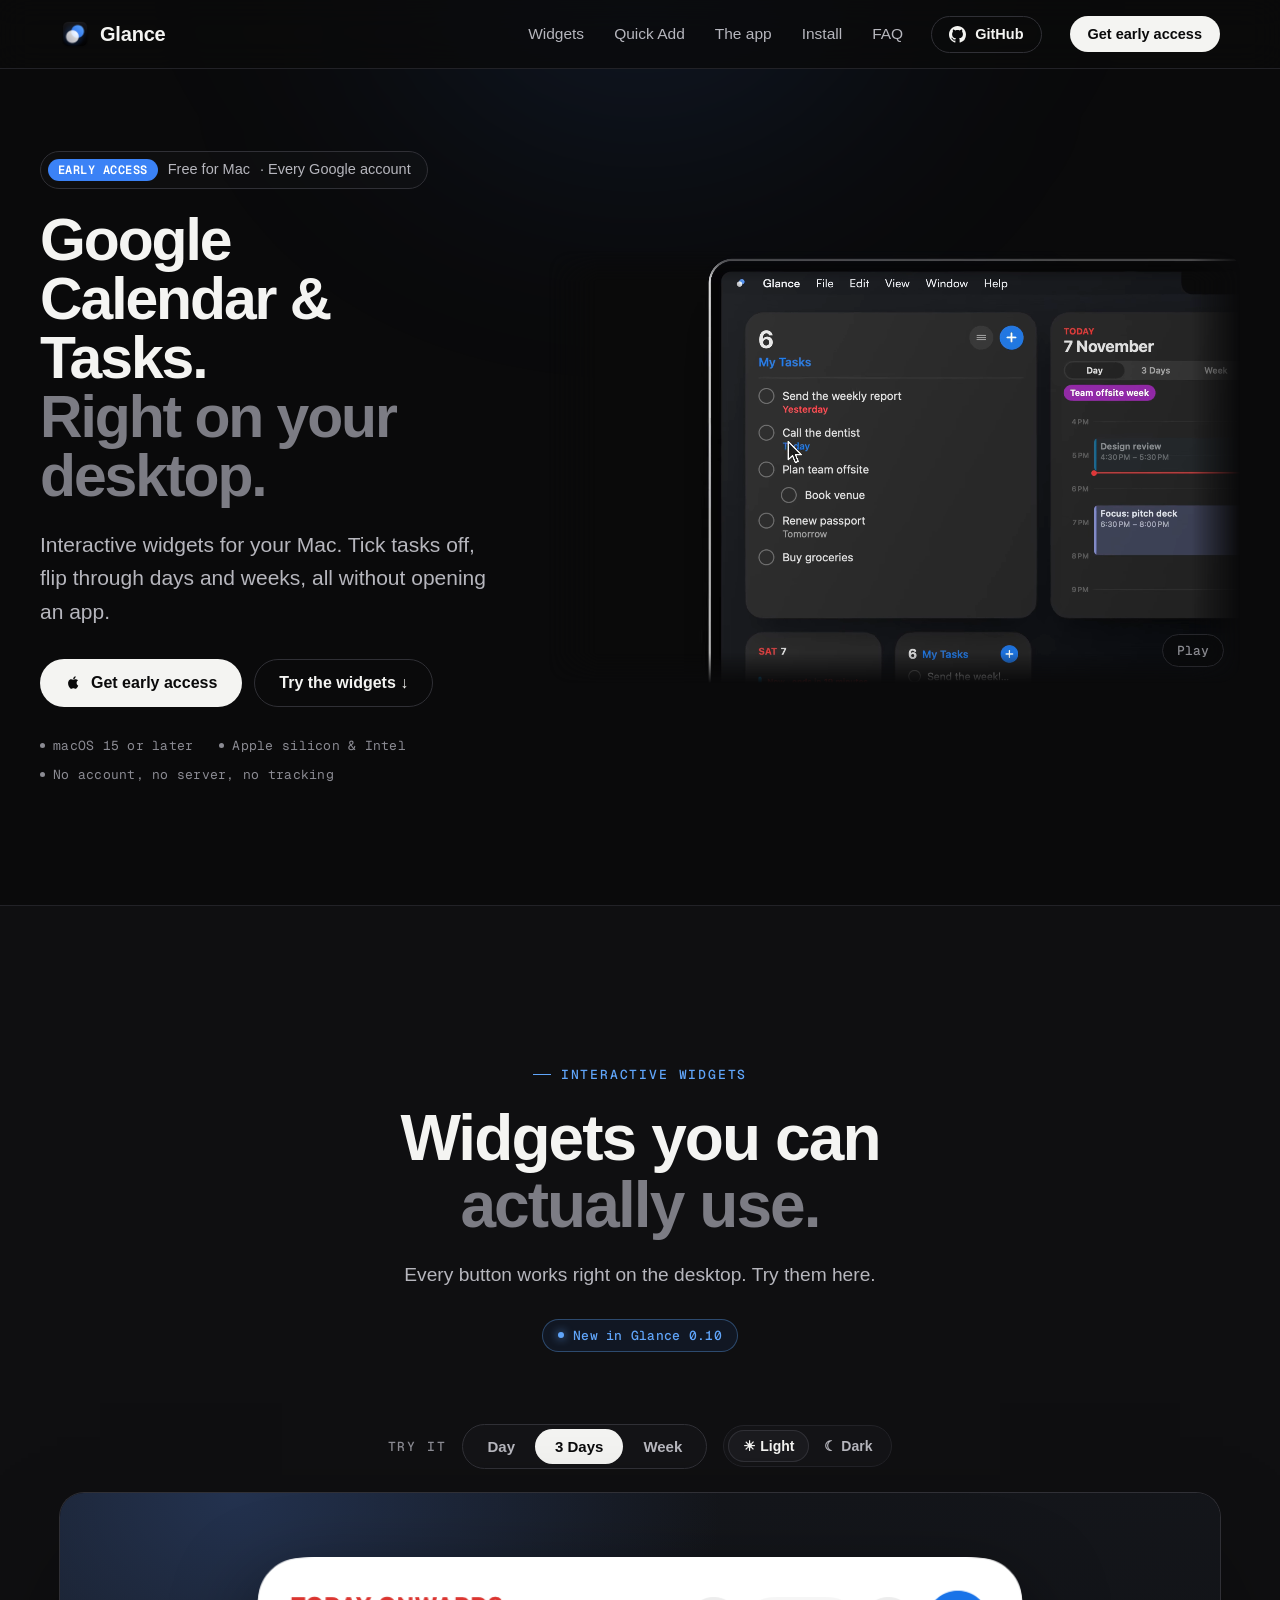
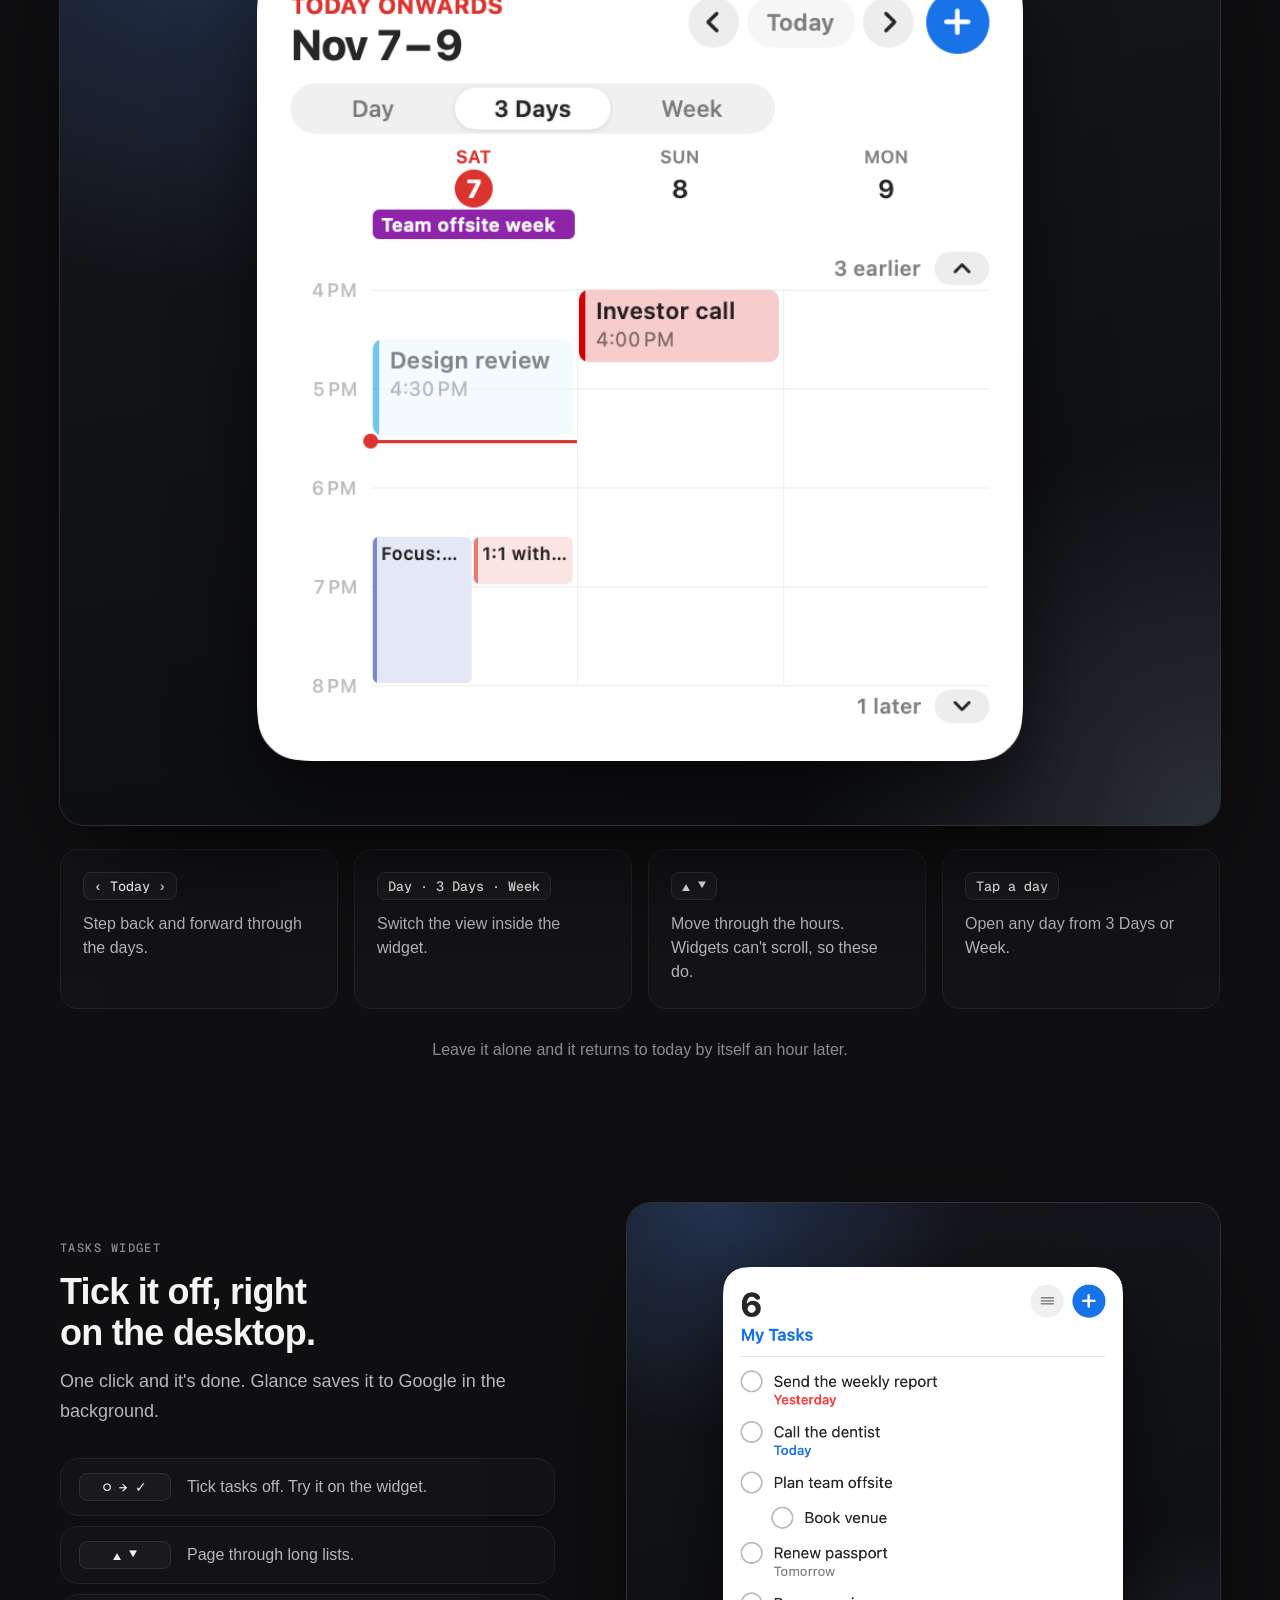
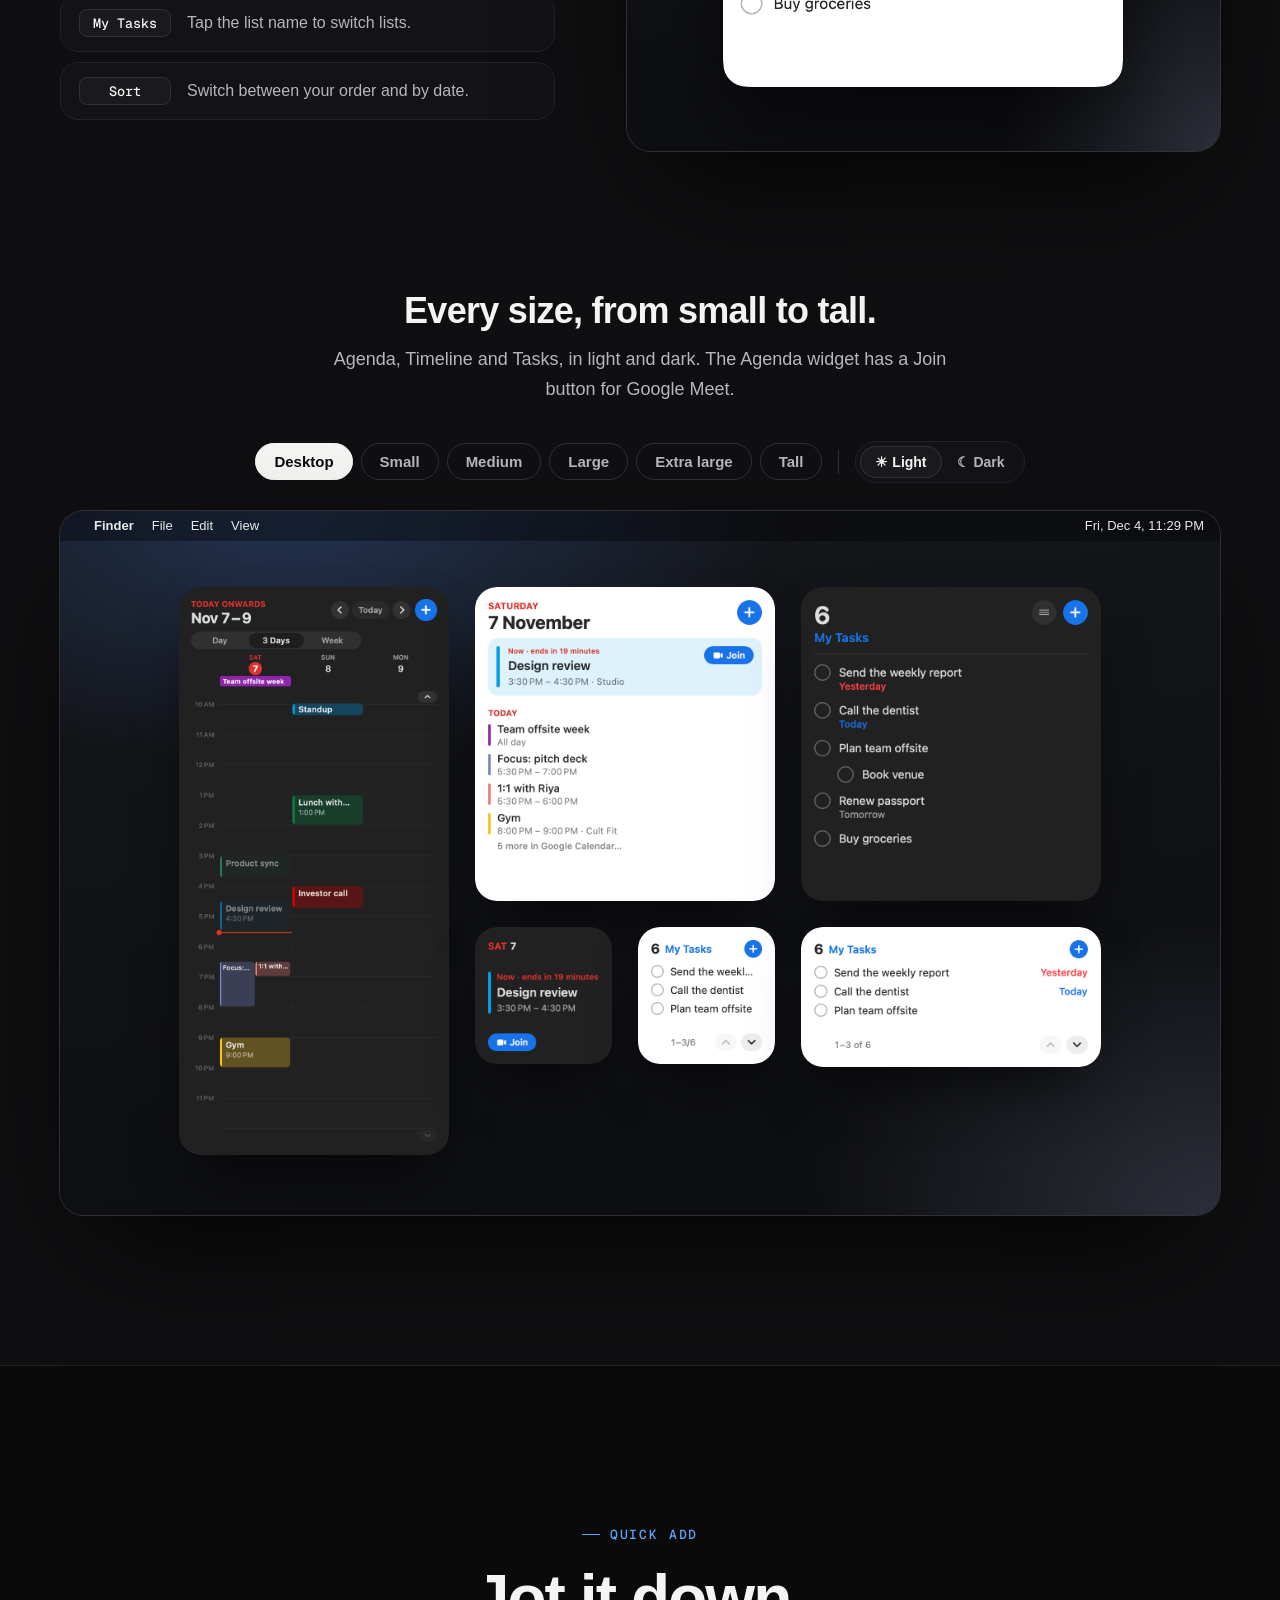
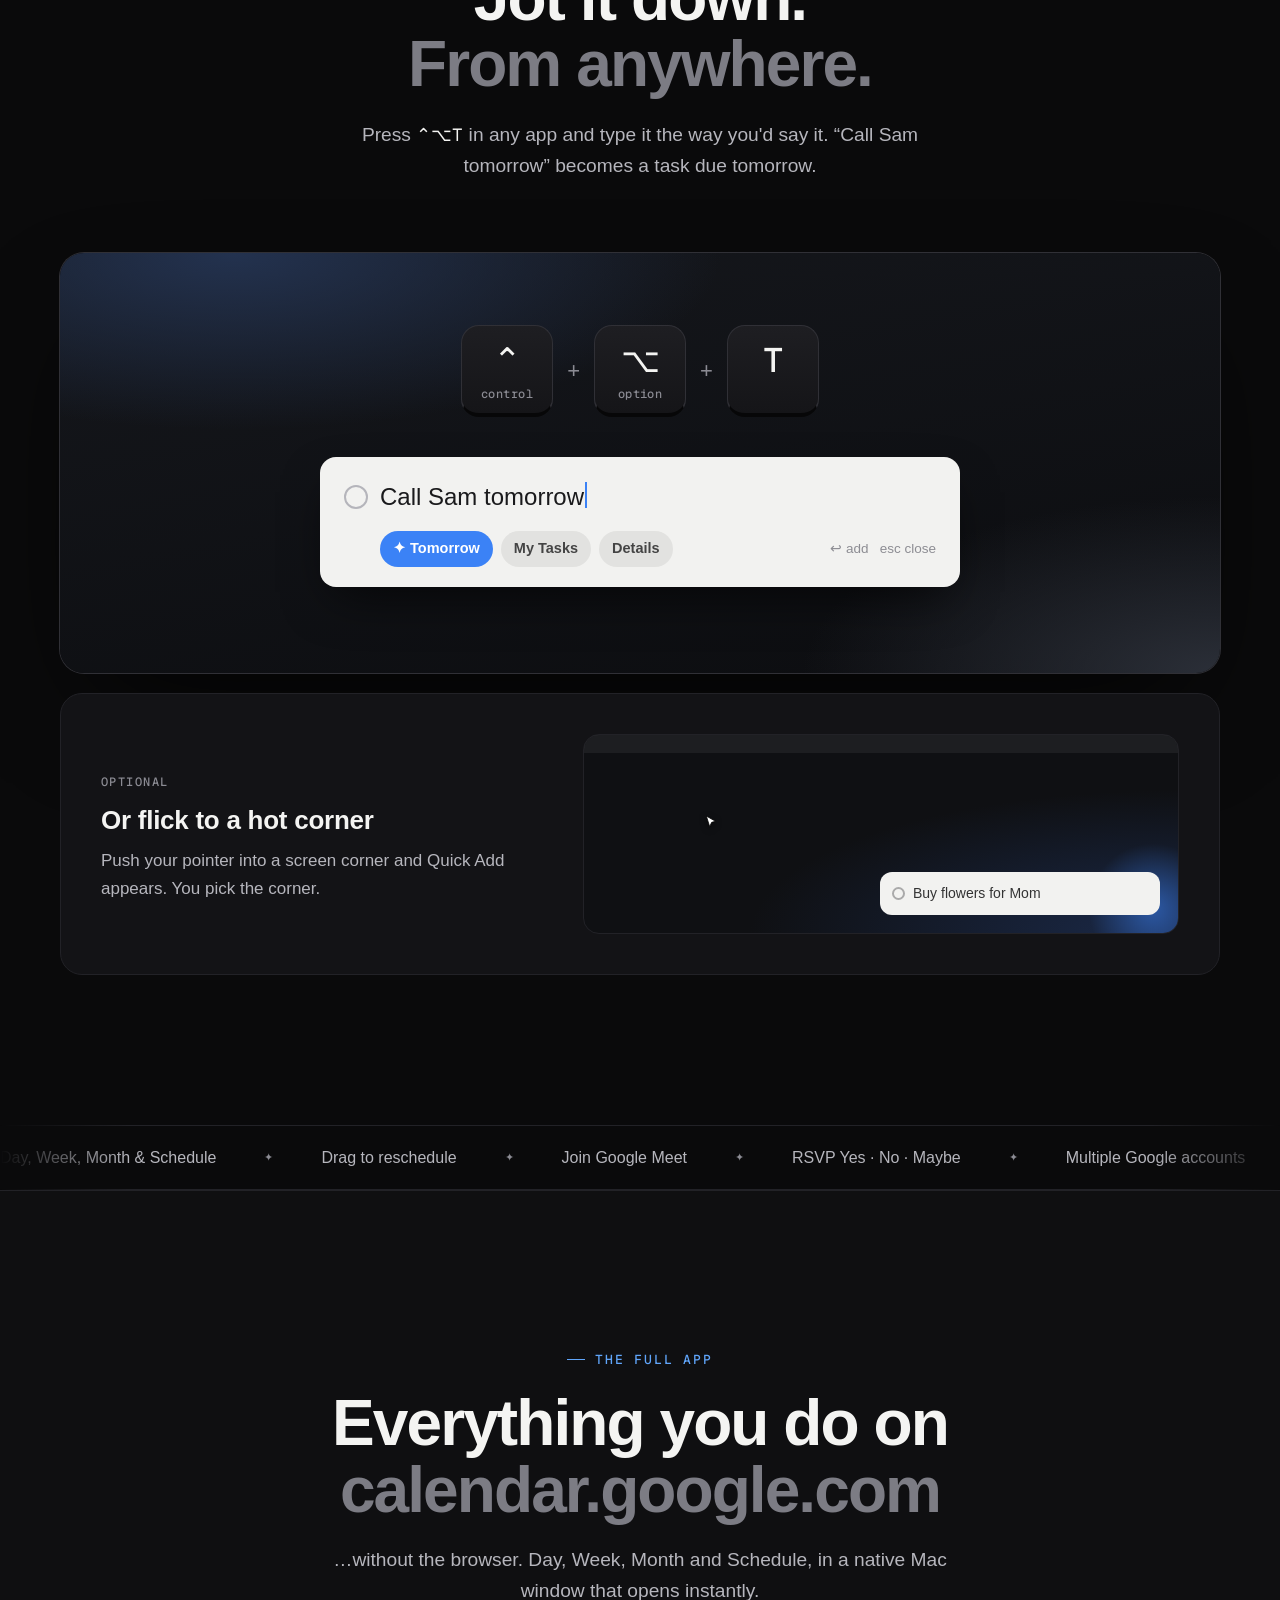
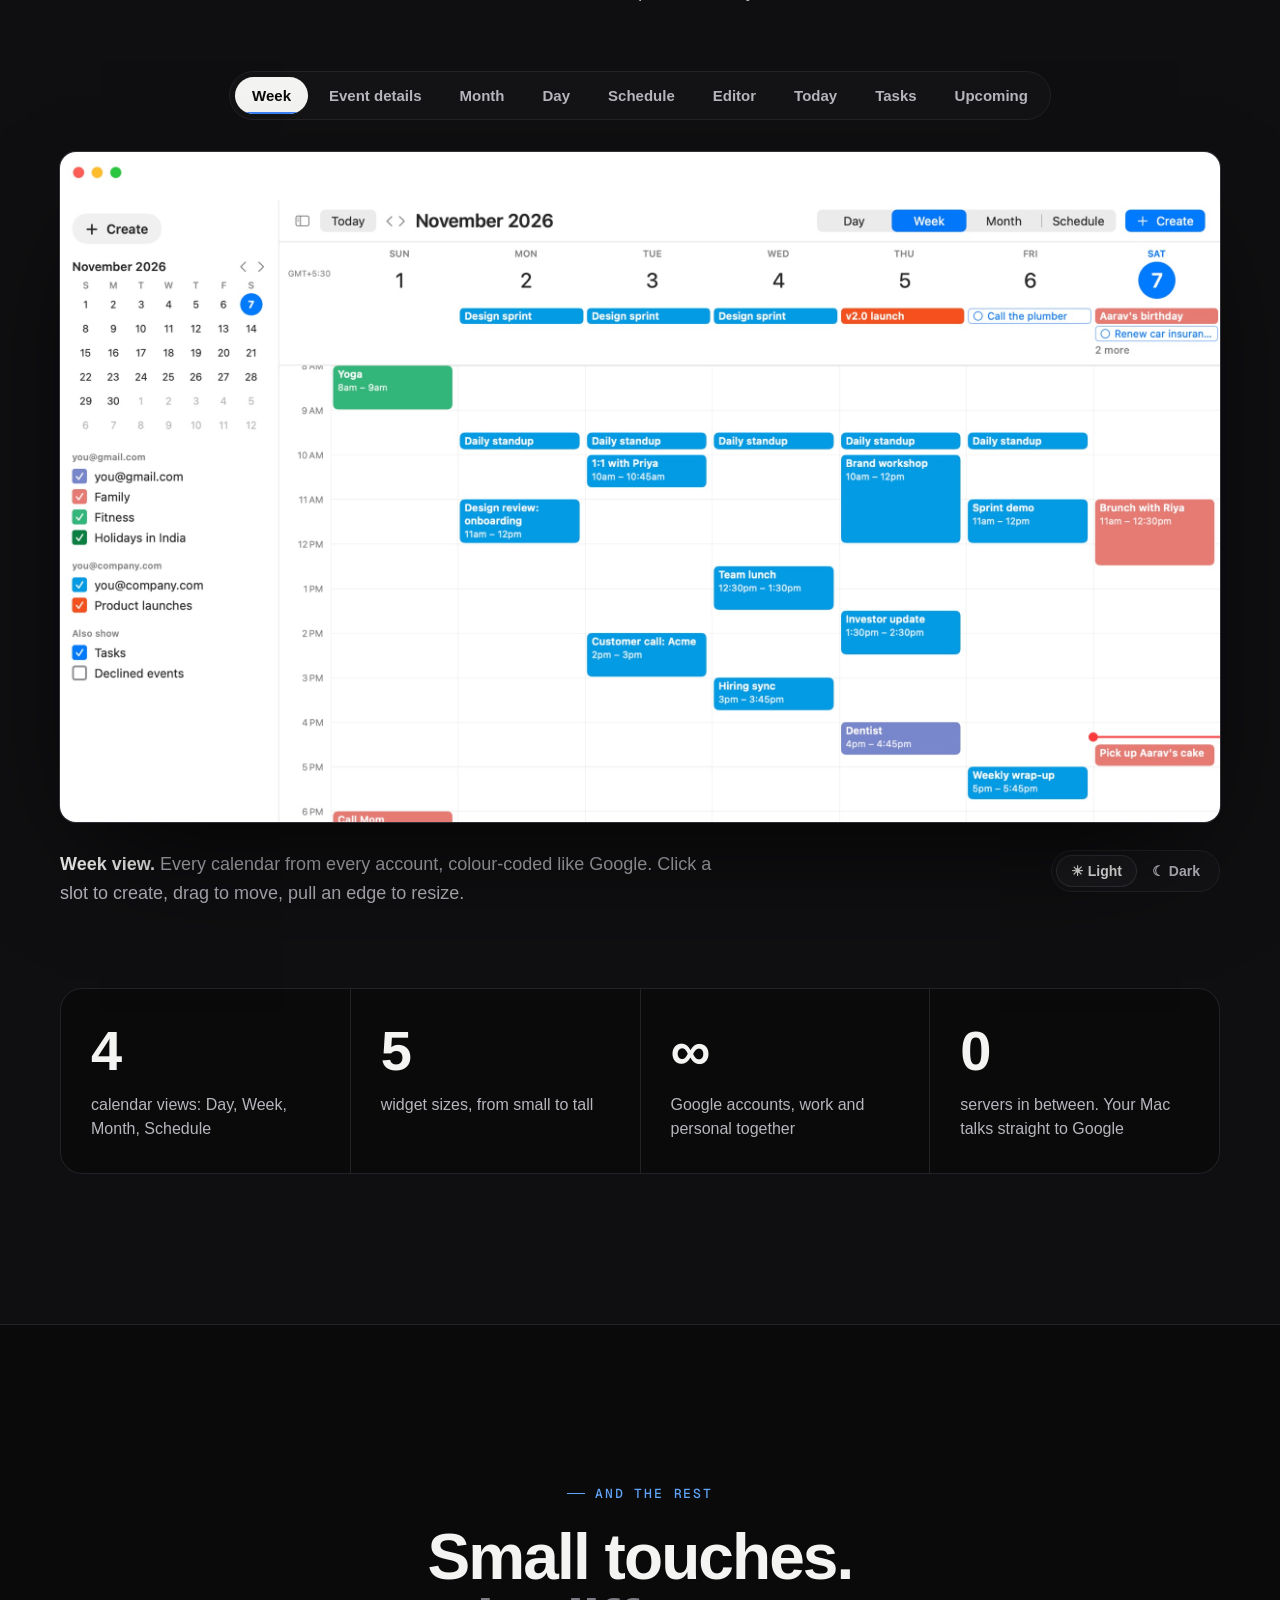
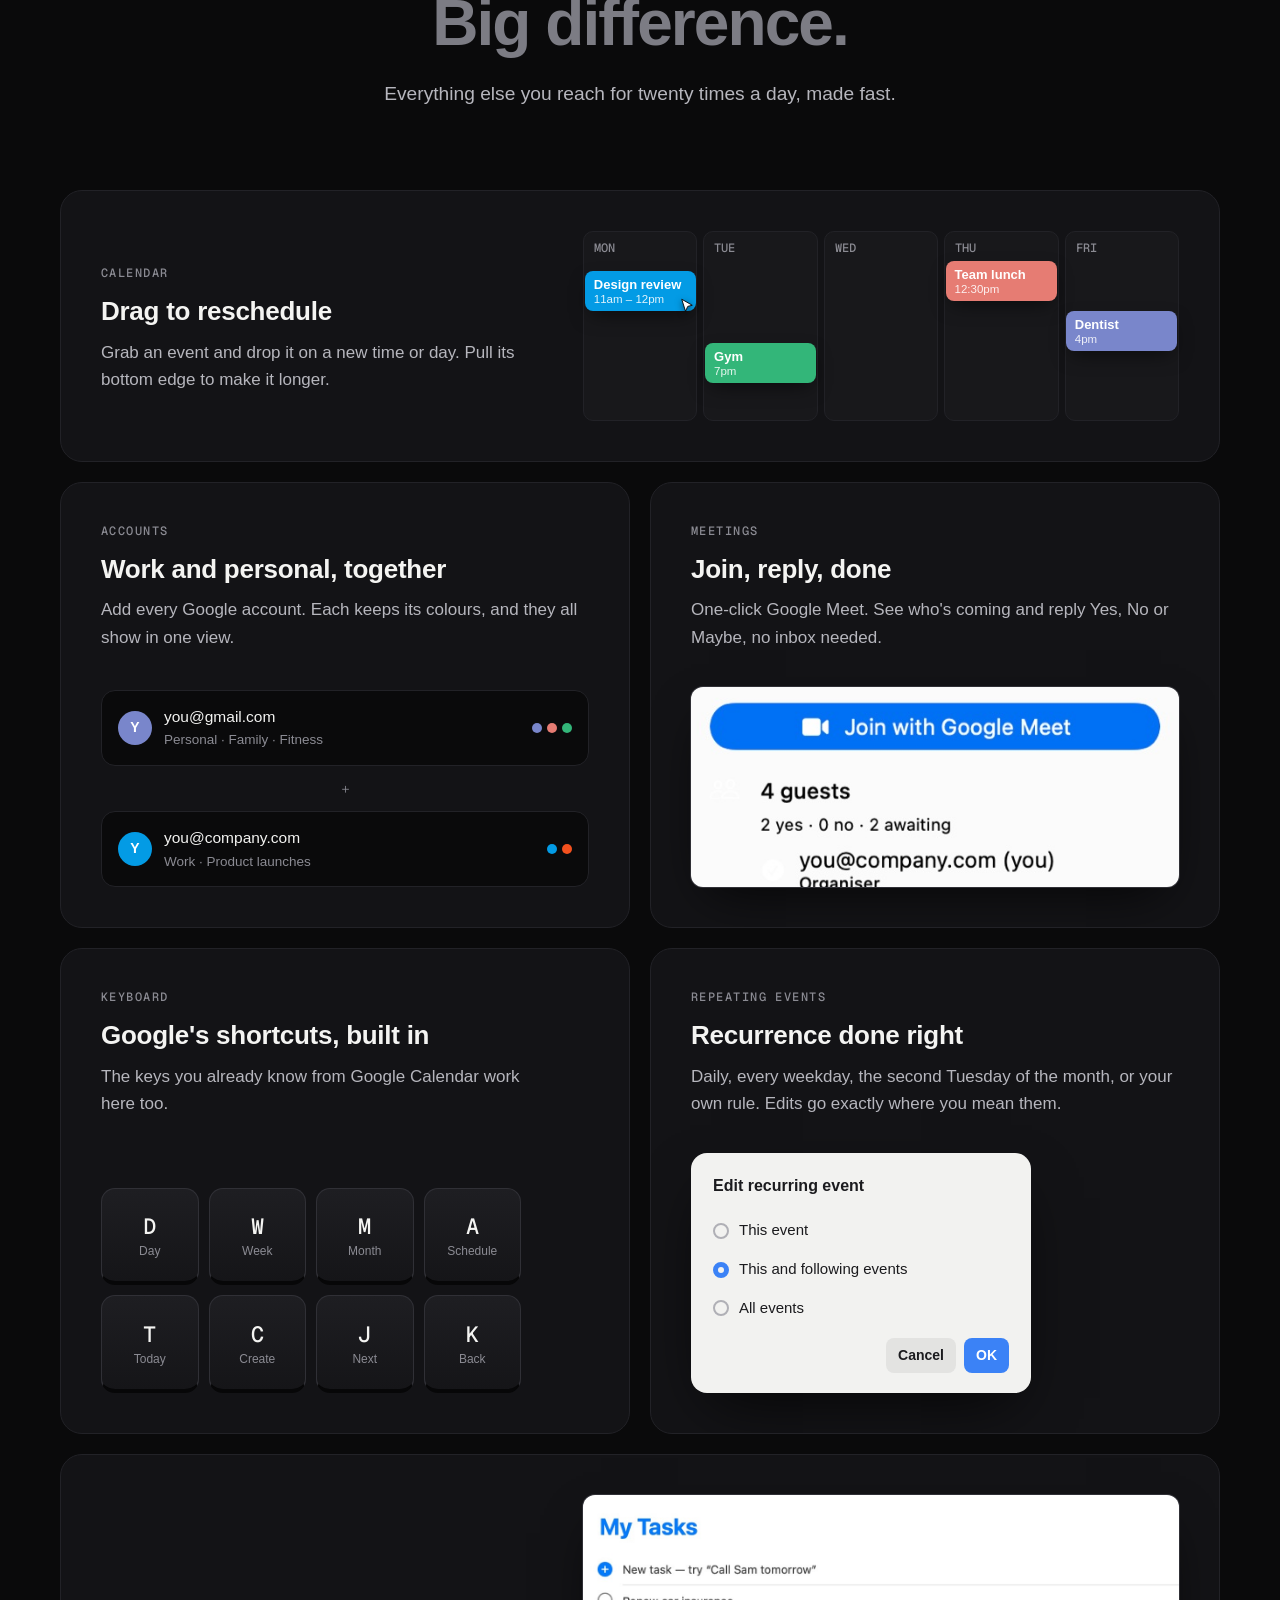
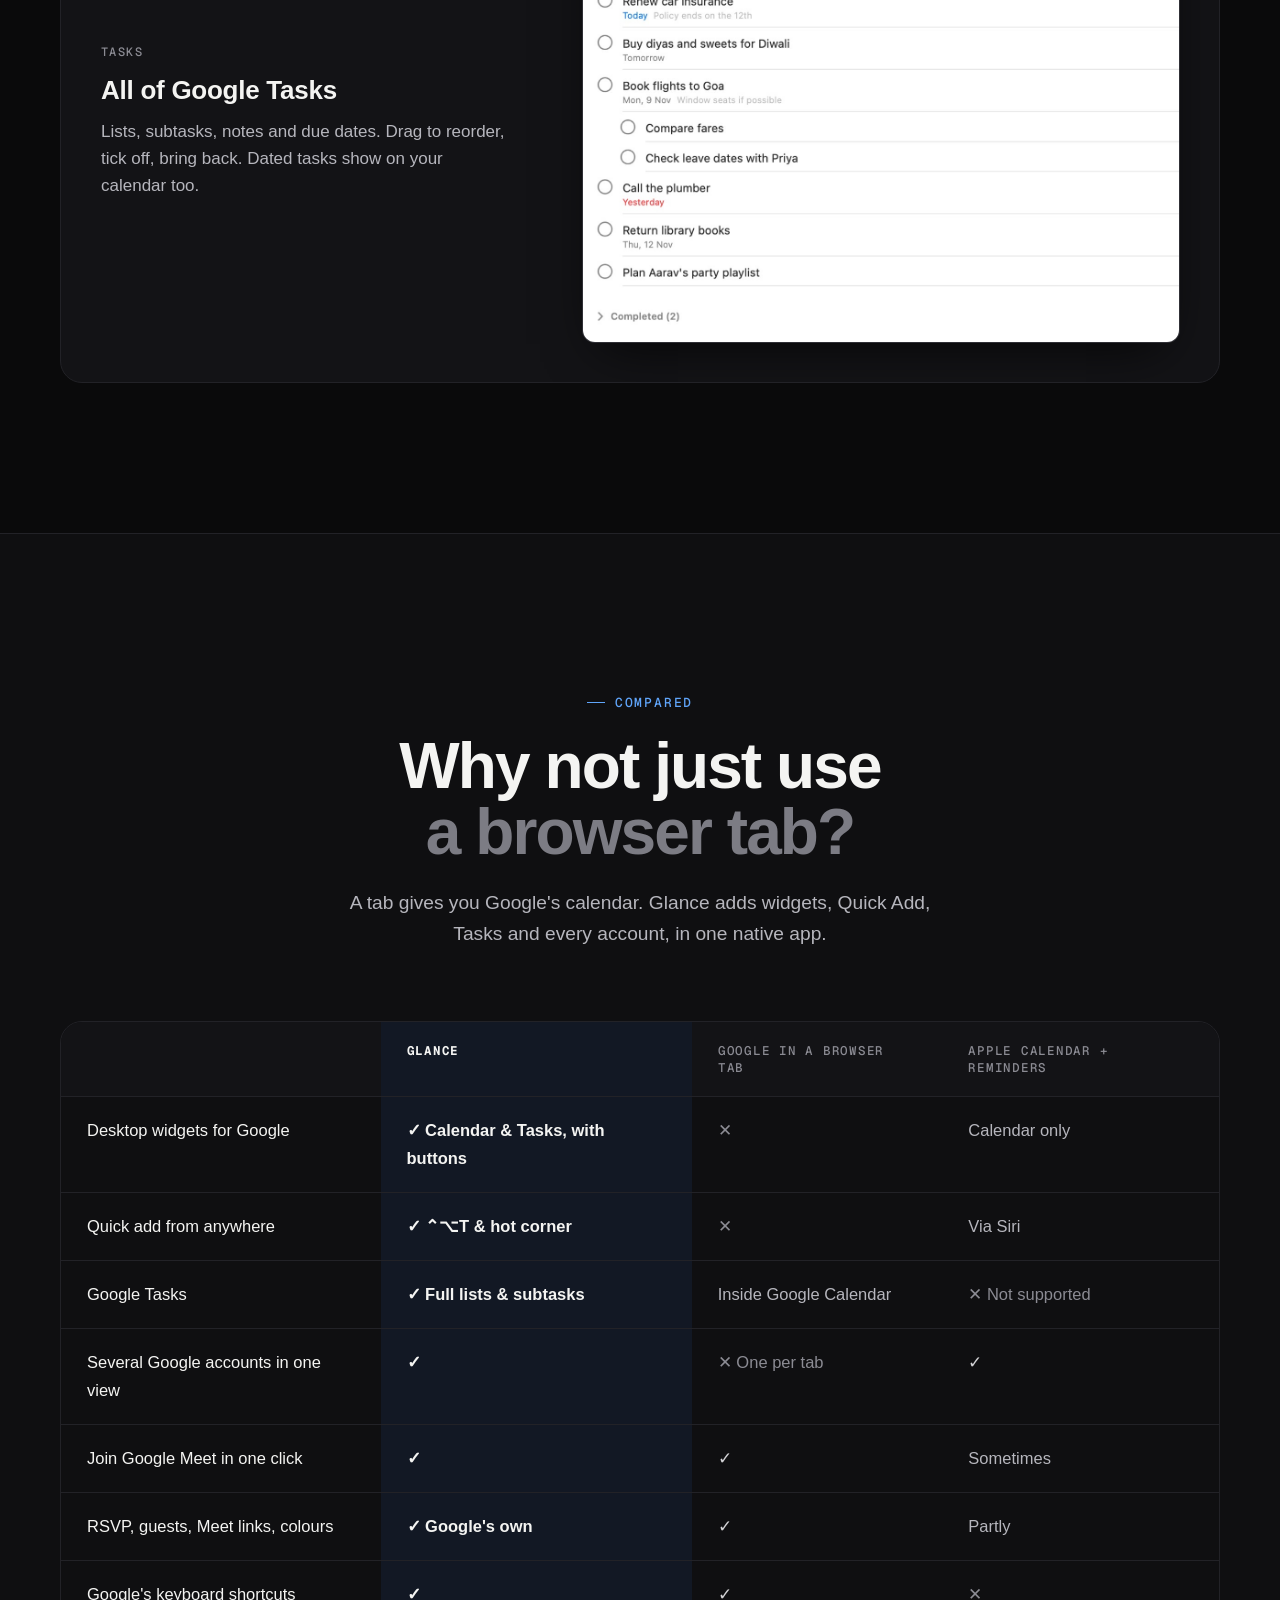
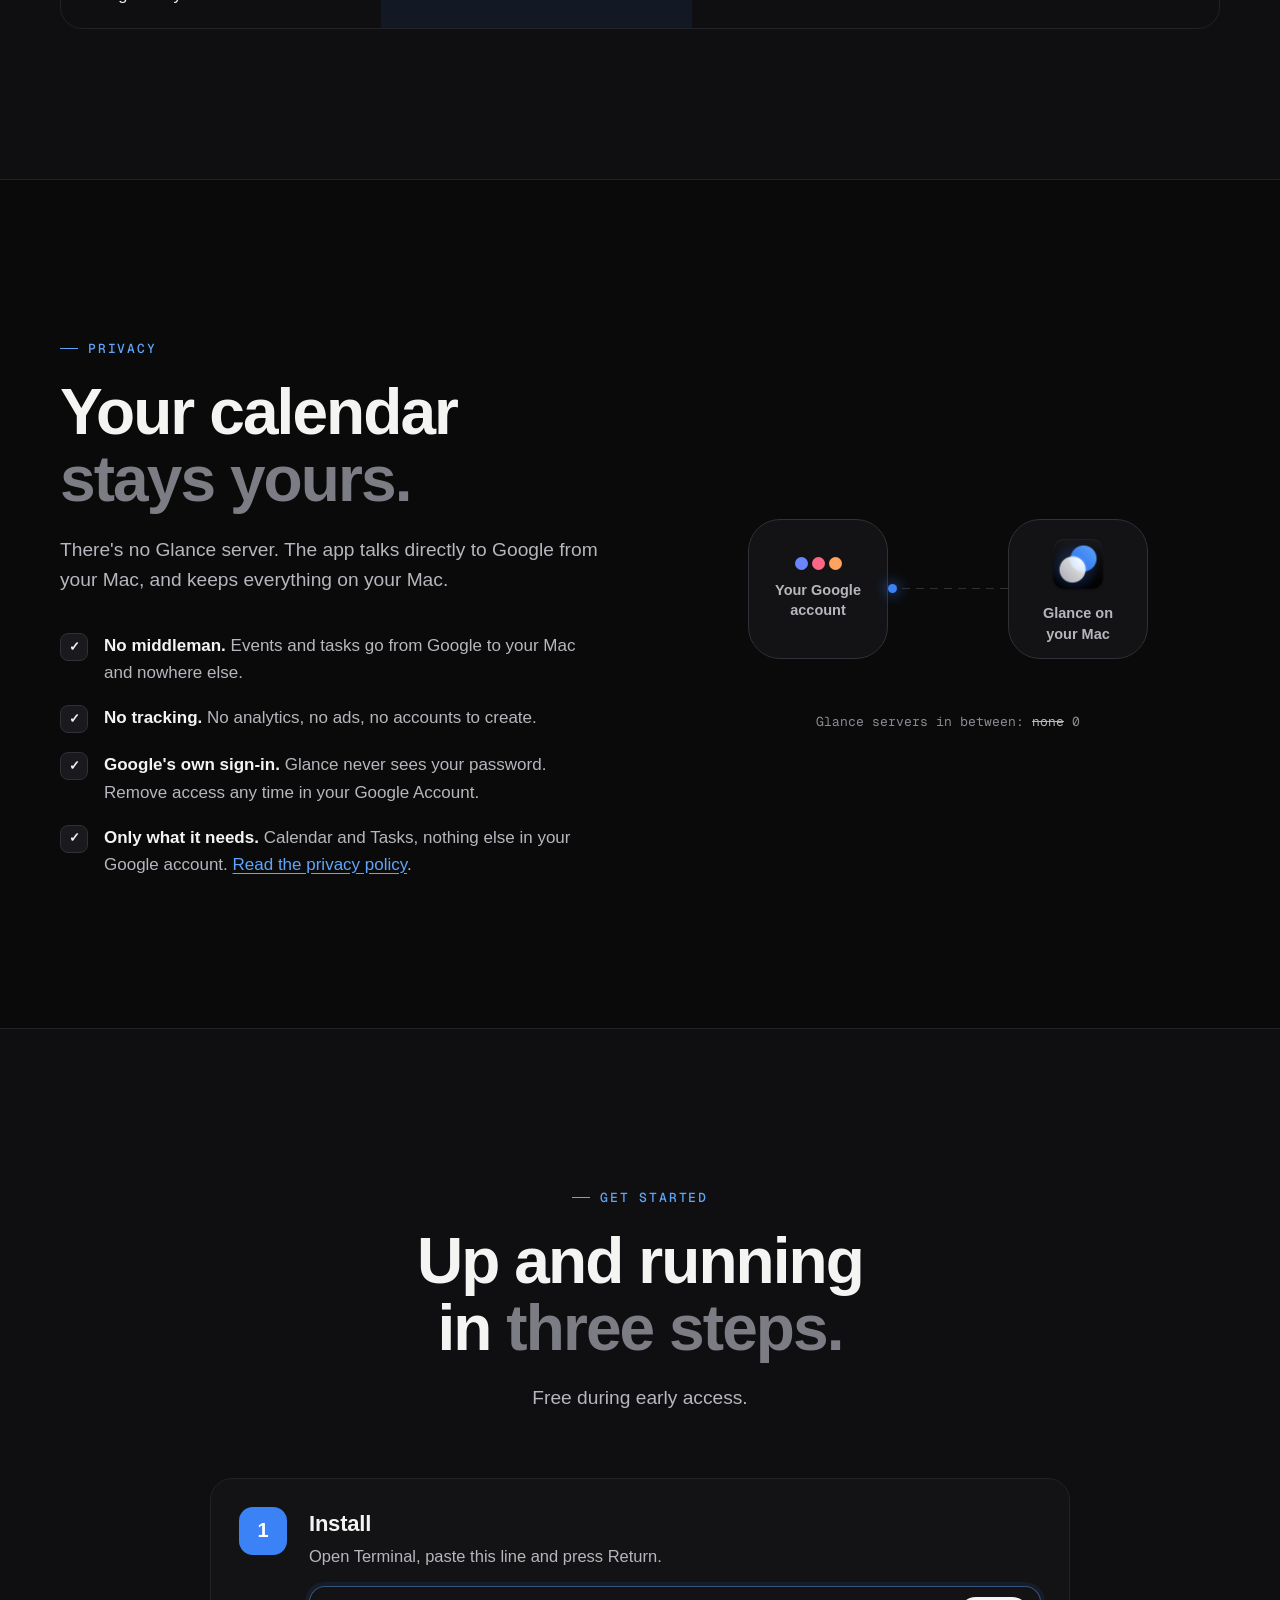
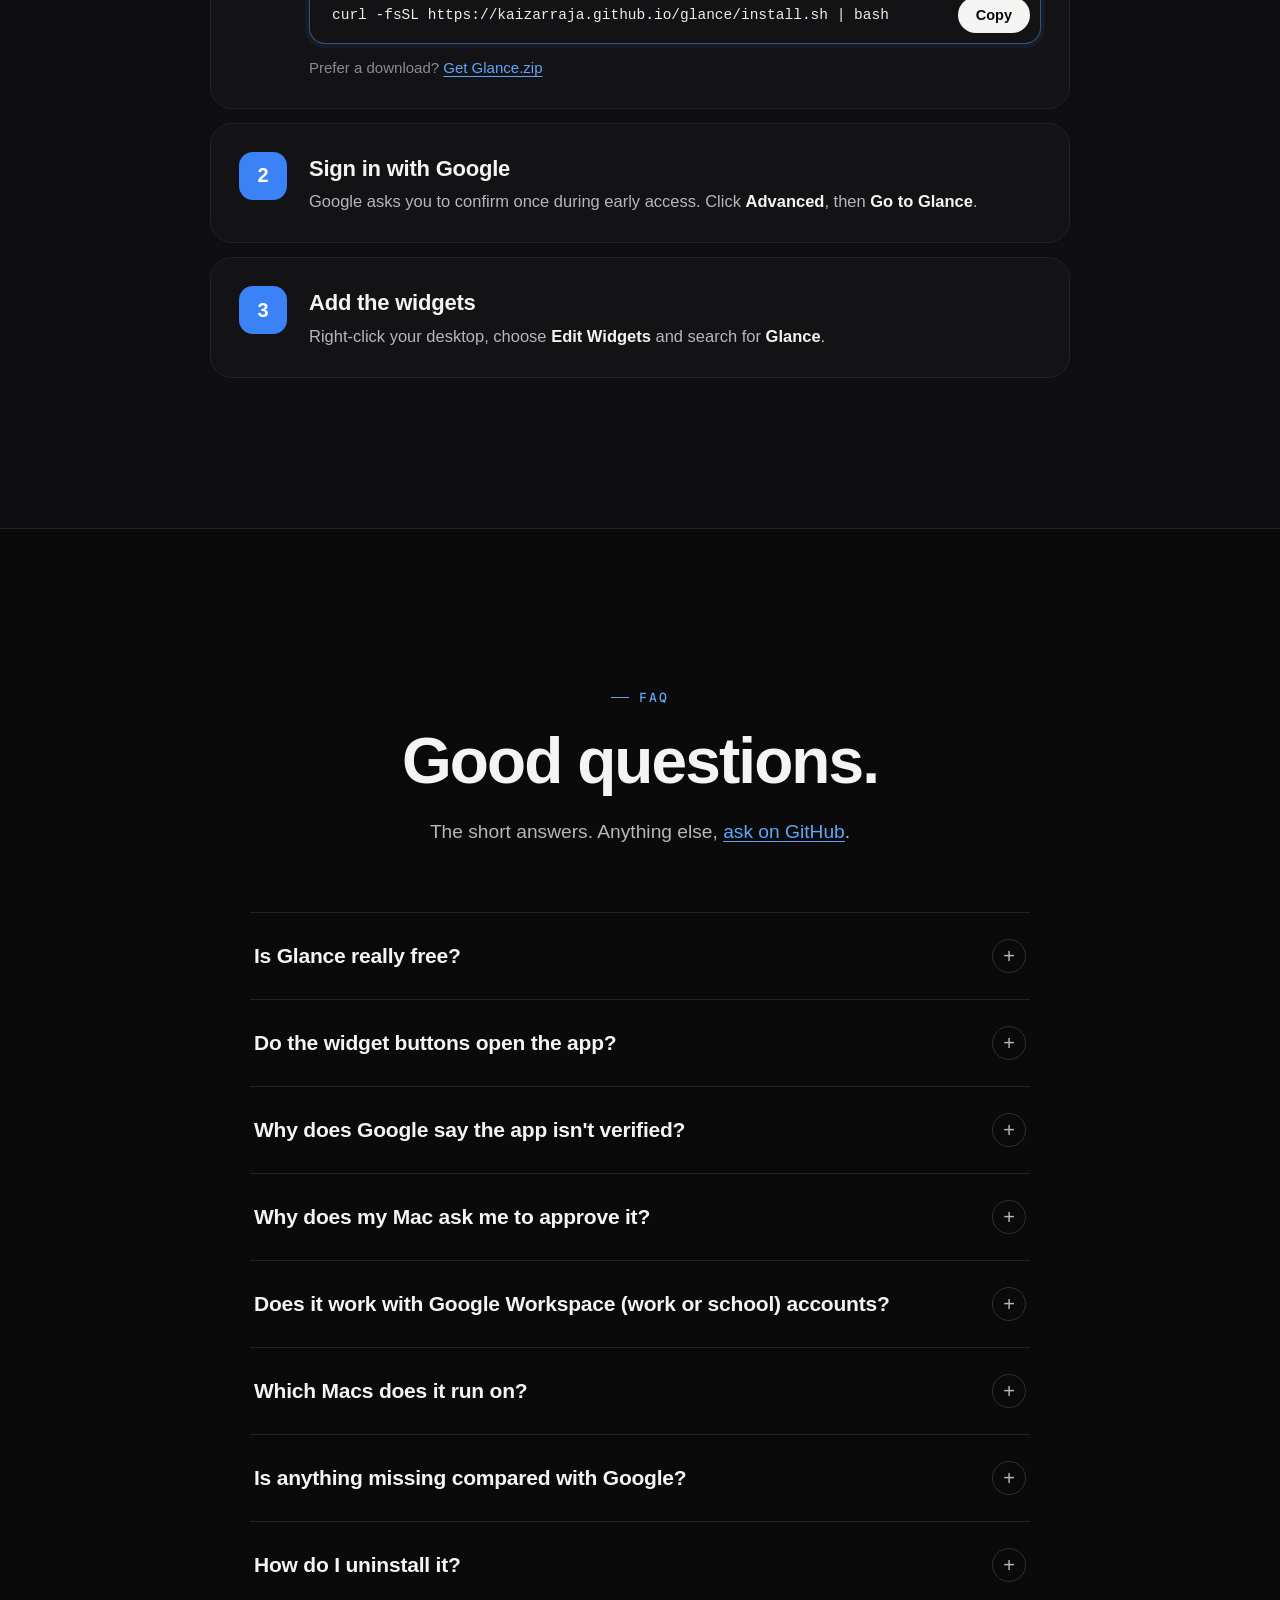
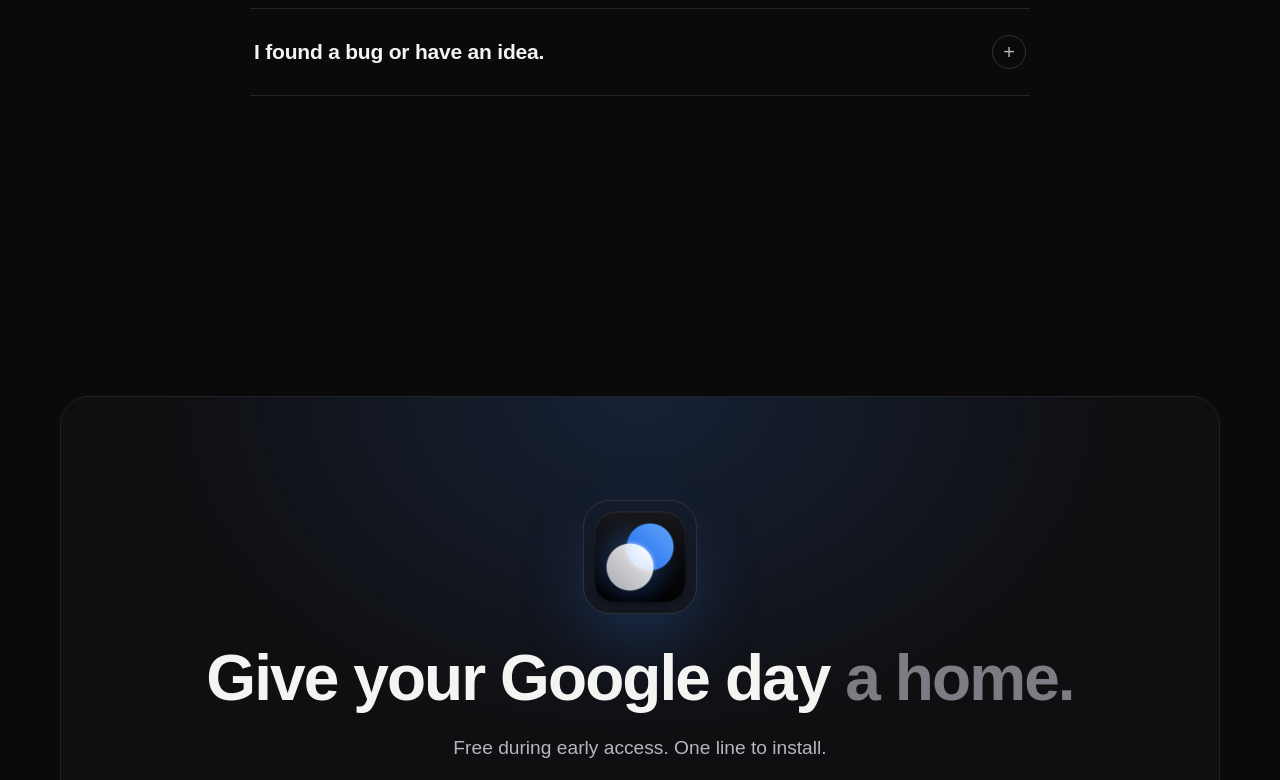
<file: index.html>
<!doctype html>
<html lang="en">
<head>
<meta charset="utf-8">
<meta name="viewport" content="width=device-width, initial-scale=1">
<title>Glance: Google Calendar &amp; Google Tasks for Mac</title>
<meta name="description" content="Glance brings Google Calendar and Google Tasks to your Mac: a native app with Day, Week, Month and Schedule views, every account together, and real macOS widgets. Free early access.">
<meta property="og:title" content="Glance: Google Calendar & Google Tasks for Mac">
<meta property="og:description" content="A native Mac app and desktop widgets for Google Calendar and Google Tasks. Every account, one window. Free early access.">
<meta property="og:image" content="https://kaizarraja.github.io/glance/assets/brand/social.png">
<meta property="og:url" content="https://kaizarraja.github.io/glance/">
<meta name="twitter:card" content="summary_large_image">
<link rel="icon" href="assets/brand/favicon-64.png">
<link rel="apple-touch-icon" href="assets/brand/icon-256.png">
<link rel="preconnect" href="https://fonts.googleapis.com">
<link rel="preconnect" href="https://fonts.gstatic.com" crossorigin>
<link href="https://fonts.googleapis.com/css2?family=Geist+Mono:wght@400;500&display=swap" rel="stylesheet">
<link rel="preconnect" href="https://api.fontshare.com" crossorigin>
<link href="https://api.fontshare.com/v2/css?f[]=clash-display@500,600&f[]=satoshi@400,500,700&display=swap" rel="stylesheet">
<style>
:root {
  --bg: #0a0a0b;
  --bg-2: #0f0f11;
  --surface: #131316;
  --surface-2: #1a1a1e;
  --line: #222227;
  --line-2: #303036;
  --text: #f4f4f2;
  --muted: #b6b6bd;   /* secondary text: ~10:1 on the background */
  --dim: #8b8b93;     /* labels and fine print: ~5.8:1 */
  --head-2: #7c7c84;  /* grey second half of headlines */
  --blue: #3b82f6;
  --blue-2: #60a5fa;
  --green: #4ade80;
  --radius: 22px;
  --shadow: 0 0 0 1px var(--line-2), 0 50px 120px -40px rgba(0,0,0,.9);
  --display: "Clash Display", "Satoshi", sans-serif;
  --mono: "Geist Mono", ui-monospace, SFMono-Regular, Menlo, monospace;
  --nav-h: 68px;
  color-scheme: dark;
}
* { box-sizing: border-box; }
html { scroll-behavior: smooth; scroll-padding-top: var(--nav-h); }
body {
  margin: 0; background: var(--bg); color: var(--text);
  font: 17px/1.65 Satoshi, -apple-system, BlinkMacSystemFont, "Segoe UI", sans-serif;
  -webkit-font-smoothing: antialiased; overflow-x: hidden;
}
img { max-width: 100%; display: block; }
a { color: inherit; text-decoration: none; }
::selection { background: var(--blue); color: #fff; }
:focus-visible { outline: 2px solid var(--blue-2); outline-offset: 3px; border-radius: 6px; }
/* Second half of a headline: the same type, stepped back in grey. */
.serif, .grad { font: inherit; color: var(--head-2); }
.wrap { width: min(1160px, calc(100% - 80px)); margin: 0 auto; }
section { position: relative; }

/* ---------- Ambient background: one soft cool light at the top ---------- */
.aurora { position: fixed; inset: 0; z-index: -2; pointer-events: none; overflow: hidden; }
.aurora i { position: absolute; border-radius: 50%; filter: blur(110px); }
.aurora i:nth-child(1) { width: 70vw; height: 42vw; left: 15vw; top: -26vw; background: radial-gradient(circle, rgba(59,130,246,.15), transparent 70%); }
.aurora i:nth-child(2), .aurora i:nth-child(3) { display: none; }

/* ---------- Nav ---------- */
nav.top { position: sticky; top: 0; z-index: 50; backdrop-filter: saturate(140%) blur(16px); -webkit-backdrop-filter: saturate(140%) blur(16px);
  background: rgba(10,10,11,.8); border-bottom: 1px solid var(--line); }
nav.top .wrap { display: flex; align-items: center; gap: 28px; height: var(--nav-h); }
.brand { display: flex; align-items: center; gap: 10px; font: 600 20px var(--display); letter-spacing: -0.01em; }
.brand img { width: 30px; height: 30px; border-radius: 8px; }
nav.top .links { display: flex; gap: 30px; margin-left: auto; font-size: 15.5px; font-weight: 500; color: var(--muted); }
nav.top .links a { position: relative; padding: 6px 0; transition: color .2s; }
nav.top .links a:hover, nav.top .links a.on { color: var(--text); }
nav.top .links a::after { content: ""; position: absolute; left: 0; right: 0; bottom: -2px; height: 2px; border-radius: 2px; background: var(--blue-2); transform: scaleX(0); transition: transform .25s ease; }
nav.top .links a.on::after { transform: none; }
.btn { display: inline-flex; align-items: center; gap: 9px; border-radius: 999px; font: 700 16px Satoshi, sans-serif; padding: 14px 24px; border: 1px solid transparent; cursor: pointer; transition: transform .2s ease, background .2s, border-color .2s; white-space: nowrap; }
.btn:hover { transform: translateY(-1px); }
.btn.primary { color: #0a0a0b; background: var(--text); }
.btn.primary:hover { background: #fff; }
.btn.ghost { color: var(--text); background: transparent; border-color: var(--line-2); }
.btn.ghost:hover { border-color: #4a4a52; background: var(--surface); }
.btn.small { padding: 9px 17px; font-size: 14.5px; }
.btn svg { width: 17px; height: 17px; }

/* ---------- Hero ---------- */
.hero { padding: 72px 0 120px; text-align: center; overflow-x: clip; }
.pill { display: inline-flex; align-items: center; gap: 10px; padding: 6px 16px 6px 7px; border-radius: 99px; border: 1px solid var(--line-2); background: rgba(255,255,255,.02); font-size: 14.5px; color: var(--muted); }
.pill b { color: #fff; background: var(--blue); border-radius: 99px; padding: 3px 10px; font: 600 12px var(--mono); letter-spacing: .04em; white-space: nowrap; }
.hero h1 { font: 600 clamp(42px, 6.6vw, 96px)/1 var(--display); letter-spacing: -0.035em; margin: 26px auto 24px; }
.hero h1 span { color: var(--head-2); }
.hero p.lede { font-size: clamp(18px, 1.7vw, 21px); color: var(--muted); max-width: 30em; margin: 0 auto 30px; line-height: 1.6; }
.cta-row { display: flex; gap: 12px; justify-content: center; flex-wrap: wrap; }
.meta-row { display: flex; gap: 12px 26px; justify-content: center; flex-wrap: wrap; margin-top: 30px; color: var(--dim); font: 13px var(--mono); letter-spacing: .02em; }
.meta-row span { display: inline-flex; align-items: center; gap: 8px; }
.meta-row span::before { content: ""; width: 5px; height: 5px; border-radius: 50%; background: var(--dim); }

/* Hero video: the widgets in use on a MacBook. No frame: the laptop is in the footage. */
.hero-media { position: relative; margin: 52px auto 0; width: min(1200px, 100%); aspect-ratio: 16 / 9; border-radius: 22px; overflow: hidden; }
.hero-media::before { content: ""; position: absolute; inset: 10% 15% auto; height: 60%; background: radial-gradient(ellipse at 50% 40%, rgba(59,130,246,.16), transparent 65%); filter: blur(40px); pointer-events: none; }
.hero-media video { position: absolute; inset: 0; width: 100%; height: 100%; object-fit: contain; opacity: 0; }
.hero-media.has-video video { opacity: 1; }
/* Feather the video's edges so the laptop sits on the page, not in a box. */
.hero-media video {
  -webkit-mask-image: linear-gradient(to right, transparent, #000 7%, #000 93%, transparent), linear-gradient(to bottom, transparent, #000 7%, #000 93%, transparent);
  -webkit-mask-composite: source-in;
  mask-image: linear-gradient(to right, transparent, #000 7%, #000 93%, transparent), linear-gradient(to bottom, transparent, #000 7%, #000 93%, transparent);
  mask-composite: intersect; }
@media (max-width: 700px) { .hero-media video { -webkit-mask-image: none; mask-image: none; } }
.hero-media.has-video .hv-fallback { visibility: hidden; }
.hv-fallback { position: absolute; inset: 0; border-radius: inherit; display: flex; align-items: center; justify-content: center; gap: 4%; padding: 6% 5% 4%;
  background: radial-gradient(70% 70% at 15% 0%, #23324f 0%, transparent 60%), radial-gradient(60% 70% at 100% 100%, #2b2f38 0%, transparent 60%), linear-gradient(170deg, #15171c, #0c0d10); }
.hv-fallback .menubar { position: absolute; top: 0; left: 0; right: 0; height: 30px; background: rgba(0,0,0,.35); display: flex; align-items: center; gap: 18px; padding: 0 16px; font-size: 13px; font-weight: 700; color: rgba(255,255,255,.9); white-space: nowrap; overflow: hidden; }
.hv-fallback img { height: auto; filter: drop-shadow(0 30px 40px rgba(0,0,0,.55)); }
.hf-tl { width: 62%; }
.hf-tasks { width: 30%; }
.hv-toggle { position: absolute; right: 16px; bottom: 16px; z-index: 2; border: 1px solid var(--line-2); background: rgba(10,10,11,.7); backdrop-filter: blur(10px); -webkit-backdrop-filter: blur(10px); color: var(--muted); font: 500 13px var(--mono); padding: 7px 14px; border-radius: 99px; cursor: pointer; opacity: .75; transition: opacity .2s, color .2s; }
.hv-toggle:hover, .hv-toggle:focus-visible { opacity: 1; color: var(--text); }
.hero .meta-row { margin-top: 36px; }

/* The video is the first thing you see: beside the headline on wide screens, under it on phones. */
.hero-grid { display: grid; grid-template-columns: 1fr; justify-items: center; }
.hero-copy { display: contents; }
.hero-copy > .pill { order: 1; }
.hero-copy > h1 { order: 2; }
.hero-media { order: 3; }
.hero-copy > .lede { order: 4; }
.hero-copy > .cta-row { order: 5; }
.hero-copy > .meta-row { order: 6; }
@media (min-width: 1100px) {
  .hero { padding: 56px 0 96px; text-align: left; }
  .hero-grid { width: min(1360px, calc(100% - 80px)); grid-template-columns: minmax(0, 0.8fr) minmax(0, 1.2fr);
    align-items: center; gap: 48px; min-height: calc(100vh - 64px - 152px); }
  .hero-copy { display: block; }
  .hero h1 { font-size: clamp(44px, 4.6vw, 72px); margin: 22px 0 22px; }
  .hero p.lede { margin: 0 0 30px; }
  .hero .cta-row { justify-content: flex-start; }
  .hero .meta-row { justify-content: flex-start; margin-top: 30px; }
  .hero-media { margin: 0; width: 100%; }
}
@media (max-width: 1099px) {
  .hero-media { margin-top: 34px; margin-bottom: 30px; }
  .hero .meta-row { margin-top: 26px; }
}

/* ---------- Marquee ---------- */
.marquee { border-block: 1px solid var(--line); overflow: hidden; padding: 22px 0; mask-image: linear-gradient(90deg, transparent, #000 10%, #000 90%, transparent); }
.marquee .track { display: flex; gap: 48px; width: max-content; animation: scroll 80s linear infinite; }
.marquee span { display: inline-flex; align-items: center; gap: 48px; color: var(--muted); font: 500 16px Satoshi, sans-serif; white-space: nowrap; }
.marquee span::after { content: "✦"; color: var(--dim); font-size: 11px; }
@keyframes scroll { to { transform: translateX(-50%); } }

/* ---------- Sections: one idea each, separated into chapters ---------- */
.sec { padding: 150px 0; }
.band { background: var(--bg-2); border-block: 1px solid var(--line); }
.band + .band { border-top: 0; }
.head { max-width: 760px; }
.head.center { margin: 0 auto; }
.eyebrow { display: inline-flex; align-items: center; gap: 10px; font: 500 13px var(--mono); letter-spacing: .14em; text-transform: uppercase; color: var(--blue-2); margin-bottom: 22px; }
.eyebrow::before { content: ""; width: 18px; height: 1px; background: currentColor; }
h2 { font: 600 clamp(36px, 5vw, 64px)/1.04 var(--display); letter-spacing: -0.03em; margin: 0 0 22px; }
.sub { color: var(--muted); font-size: clamp(18px, 1.5vw, 20px); max-width: 32em; line-height: 1.6; margin: 0; }
.center { text-align: center; }
h2, h3.blk { text-wrap: balance; }
.sub, .lede, .card p, .caption, .faq p { text-wrap: pretty; }
.center .sub { margin: 0 auto; }

/* ---------- Stats ---------- */
.stats { display: grid; grid-template-columns: repeat(4, 1fr); gap: 1px; background: var(--line); border: 1px solid var(--line); border-radius: var(--radius); overflow: hidden; margin-top: 80px; text-align: left; }
.stats div { background: var(--bg); padding: 34px 30px 32px; }
.stats b { display: block; font: 600 56px/1 var(--display); letter-spacing: -0.03em; margin-bottom: 14px; color: var(--text); }
.stats span { color: var(--muted); font-size: 16px; line-height: 1.5; display: block; }

/* ---------- Showcase ---------- */
.showcase { margin-top: 64px; }
.tabs { display: flex; gap: 4px; padding: 5px; border-radius: 999px; background: var(--surface); border: 1px solid var(--line); width: max-content; max-width: 100%; margin: 0 auto 32px; overflow-x: auto; scrollbar-width: none; }
.tabs::-webkit-scrollbar { display: none; }
.tabs button { flex: none; position: relative; border: 0; background: none; color: var(--muted); font: 600 15px Satoshi, sans-serif; padding: 10px 17px; border-radius: 999px; cursor: pointer; white-space: nowrap; overflow: hidden; transition: color .2s; }
.tabs button:hover { color: var(--text); }
.tabs button.on { color: #0a0a0b; background: var(--text); }
.tabs button .bar { position: absolute; left: 0; bottom: 0; height: 2px; width: 0; background: var(--blue); }
.tabs button.on .bar { animation: fill 6s linear forwards; }
.showcase.paused .tabs button.on .bar { animation-play-state: paused; }
@keyframes fill { to { width: 100%; } }
.screen { position: relative; border-radius: 16px; overflow: hidden; box-shadow: var(--shadow); background: var(--surface); aspect-ratio: 2400 / 1387; }
.screen img { position: absolute; inset: 0; width: 100%; height: 100%; object-fit: cover; object-position: top; opacity: 0; transform: scale(1.012); transition: opacity .6s ease, transform 1.2s ease; }
.screen img.on { opacity: 1; transform: none; }
.caption-row { display: flex; align-items: flex-start; justify-content: space-between; gap: 24px; margin-top: 28px; flex-wrap: wrap; }
.caption { font-size: 18px; line-height: 1.6; color: var(--muted); max-width: 38em; min-height: 3.2em; }
.caption b { color: var(--text); }
.toggle { display: inline-flex; padding: 4px; border-radius: 99px; background: var(--surface); border: 1px solid var(--line); }
.toggle button { border: 0; background: none; color: var(--muted); font: 600 14px Satoshi, sans-serif; padding: 8px 15px; border-radius: 99px; cursor: pointer; display: inline-flex; align-items: center; gap: 6px; }
.toggle button.on { background: var(--surface-2); color: var(--text); box-shadow: inset 0 0 0 1px var(--line-2); }

/* ---------- Bento: two calm columns, a full-width card at each end ---------- */
.bento { display: grid; grid-template-columns: repeat(2, minmax(0, 1fr)); gap: 20px; margin-top: 80px; }
.card { position: relative; border-radius: var(--radius); background: var(--surface); border: 1px solid var(--line); padding: 40px; overflow: hidden; display: flex; flex-direction: column; transition: border-color .3s; }
.card:hover { border-color: var(--line-2); }
.card::after { content: ""; position: absolute; inset: 0; border-radius: inherit; pointer-events: none; background: radial-gradient(500px circle at var(--mx, 50%) var(--my, 0%), rgba(255,255,255,.04), transparent 40%); opacity: 0; transition: opacity .3s; }
.card:hover::after { opacity: 1; }
.card.wide { grid-column: 1 / -1; display: grid; grid-template-columns: minmax(0, 5fr) minmax(0, 7fr); gap: 56px; align-items: center; }
.card.wide .viz { margin-top: 0; padding-top: 0; }
.card h3 { margin: 0 0 12px; font: 600 26px/1.15 var(--display); letter-spacing: -0.01em; }
.card p { margin: 0; color: var(--muted); font-size: 17px; line-height: 1.6; max-width: 30em; }
.card .viz { margin-top: auto; padding-top: 36px; }
.tag { display: inline-flex; font: 500 12px var(--mono); letter-spacing: .12em; text-transform: uppercase; color: var(--dim); margin-bottom: 16px; }

/* drag demo */
.mini-week { display: grid; grid-template-columns: repeat(5, 1fr); gap: 6px; height: 190px; position: relative; }
.mini-week div { border-radius: 10px; background: rgba(255,255,255,.02); border: 1px solid var(--line); position: relative; }
.mini-week small { position: absolute; top: 8px; left: 10px; font: 500 12px var(--mono); color: var(--dim); }
.chip { position: absolute; border-radius: 8px; padding: 6px 9px; font-size: 13px; font-weight: 700; color: #fff; line-height: 1.25; box-shadow: 0 8px 20px -6px rgba(0,0,0,.6); }
.chip small { position: static !important; display: block; color: rgba(255,255,255,.88) !important; font: 500 11.5px Satoshi, sans-serif !important; }
.chip.blue { background: #039be5; } .chip.green { background: #33b679; } .chip.coral { background: #e67c73; } .chip.lav { background: #7986cb; }
.chip.mover { width: calc(20% - 8px); left: 2px; top: 40px; animation: mover 7s cubic-bezier(.6,0,.2,1) infinite; z-index: 2; }
@keyframes mover {
  0%, 12% { transform: translate(0,0) rotate(0); }
  18% { transform: translate(0,-4px) rotate(-2deg) scale(1.05); box-shadow: 0 20px 40px -10px rgba(0,0,0,.8); }
  46% { transform: translate(calc(200% + 24px), 60px) rotate(2deg) scale(1.05); }
  52%, 82% { transform: translate(calc(200% + 24px), 60px) rotate(0) scale(1); }
  100% { transform: translate(0,0); }
}
.cursor { position: absolute; width: 18px; height: 18px; z-index: 3; animation: cursor 7s cubic-bezier(.6,0,.2,1) infinite; left: 16%; top: 66px; filter: drop-shadow(0 2px 3px rgba(0,0,0,.5)); }
@keyframes cursor { 0%, 12% { transform: translate(0,0); } 46%, 82% { transform: translate(calc(var(--w, 260px) * .4), 60px); } 100% { transform: translate(0,0); } }

/* quick add demo */
.qa { border-radius: 16px; background: #f2f2f0; color: #1a1a1c; padding: 18px 20px; box-shadow: 0 20px 50px -15px rgba(0,0,0,.7); }
.qa .row1 { display: flex; align-items: center; gap: 12px; font-size: 19px; font-weight: 500; min-height: 28px; }
.qa .ring { width: 20px; height: 20px; border-radius: 50%; border: 2px solid #b5b5bb; flex: none; }
.qa .typed::after { content: ""; display: inline-block; width: 2px; height: 1.1em; background: var(--blue); vertical-align: -3px; margin-left: 1px; animation: blink 1s steps(1) infinite; }
@keyframes blink { 50% { opacity: 0; } }
.qa .row2 { display: flex; gap: 8px; margin-top: 12px; padding-left: 32px; }
.qa .c2 { font-size: 13.5px; font-weight: 700; padding: 5px 11px; border-radius: 99px; background: #e2e2e0; color: #444; transition: all .35s ease; }
.qa .c2.date { background: var(--blue); color: #fff; transform: scale(.6); opacity: 0; }
.qa .c2.date.show { transform: none; opacity: 1; }
.kbd-hint { margin-top: 16px; font-size: 15px; color: var(--dim); }
kbd { font: 500 13px var(--mono); padding: 2px 7px; border-radius: 6px; background: var(--surface-2); border: 1px solid var(--line-2); border-bottom-width: 2px; color: var(--text); }

/* accounts demo */
.accts { display: flex; flex-direction: column; gap: 10px; }
.acct { display: flex; align-items: center; gap: 12px; padding: 13px 16px; border-radius: 14px; background: var(--bg); border: 1px solid var(--line); font-size: 15.5px; min-width: 0; }
.acct > div { min-width: 0; }
.acct .av { width: 34px; height: 34px; border-radius: 50%; display: grid; place-items: center; font-weight: 700; font-size: 14px; color: #fff; flex: none; }
.acct small { display: block; color: var(--dim); font-size: 13.5px; }
.dots { margin-left: auto; display: flex; gap: 5px; flex: none; }
.dots i { width: 10px; height: 10px; border-radius: 50%; }
.merge { text-align: center; font-size: 13px; color: var(--dim); margin: 2px 0; }

/* shortcuts */
.keys { display: grid; grid-template-columns: repeat(4, 1fr); gap: 10px; max-width: 420px; }
.key { aspect-ratio: 1; border-radius: 14px; background: linear-gradient(180deg, #1e1e22, #151518); border: 1px solid var(--line-2); border-bottom: 4px solid #070708; display: flex; flex-direction: column; align-items: center; justify-content: center; gap: 4px; font: 500 22px var(--mono); transition: all .25s; }
.key small { font: 500 12px Satoshi, sans-serif; color: var(--dim); }
.key.hit { transform: translateY(3px); border-bottom-width: 1px; background: linear-gradient(180deg, #2a5fd6, #1d4ab0); border-color: #3b82f6; box-shadow: 0 0 30px rgba(59,130,246,.4); }
.key.hit small { color: rgba(255,255,255,.85); }

/* scope dialog */
.dialog { border-radius: 16px; background: #f2f2f0; color: #1b1b1e; padding: 20px 22px; max-width: 340px; box-shadow: 0 25px 60px -20px rgba(0,0,0,.8); }
.dialog h4 { margin: 0 0 12px; font-size: 16px; }
.dialog label { display: flex; align-items: center; gap: 10px; padding: 7px 0; font-size: 15px; font-weight: 500; }
.dialog label i { width: 16px; height: 16px; border-radius: 50%; border: 2px solid #b0b0b6; flex: none; }
.dialog label.on i { border: 5px solid var(--blue); }
.dialog .btns { display: flex; justify-content: flex-end; gap: 8px; margin-top: 10px; }
.dialog .btns span { font-size: 14px; font-weight: 700; padding: 6px 12px; border-radius: 8px; background: #e3e3e1; }
.dialog .btns span.ok { background: var(--blue); color: #fff; }

/* hot corner */
.corner { position: relative; height: 200px; border-radius: 16px; overflow: hidden; background: radial-gradient(120% 120% at 100% 100%, #1b2a4a, #0f1013 60%); border: 1px solid var(--line); }
.corner .menu { position: absolute; top: 0; left: 0; right: 0; height: 18px; background: rgba(255,255,255,.06); }
.corner .ptr { position: absolute; width: 16px; animation: toCorner 5s cubic-bezier(.6,0,.3,1) infinite; left: 20%; top: 40%; filter: drop-shadow(0 2px 3px rgba(0,0,0,.6)); }
@keyframes toCorner { 0%, 10% { transform: translate(0,0); } 40%, 80% { transform: translate(calc(var(--cw, 300px) * .76), 112px); } 100% { transform: translate(0,0); } }
.corner .pop { position: absolute; right: 18px; bottom: 18px; width: min(62%, 280px); border-radius: 12px; background: #f2f2f0; color: #333; font-size: 14px; font-weight: 500; padding: 10px 12px; display: flex; align-items: center; gap: 8px; animation: pop 5s ease infinite; transform-origin: 100% 100%; }
.corner .pop i { width: 13px; height: 13px; border-radius: 50%; border: 2px solid #aaa; flex: none; }
@keyframes pop { 0%, 42% { opacity: 0; transform: scale(.85); } 48%, 82% { opacity: 1; transform: none; } 90%, 100% { opacity: 0; transform: scale(.9); } }
.corner .glowc { position: absolute; right: -40px; bottom: -40px; width: 130px; height: 130px; border-radius: 50%; background: radial-gradient(circle, rgba(59,130,246,.55), transparent 70%); animation: pop 5s ease infinite; }

/* crops of screenshots */
.tasks-card { display: block; width: 100%; height: auto; }
.crop { border-radius: 12px; overflow: hidden; box-shadow: 0 0 0 1px var(--line-2), 0 20px 50px -18px rgba(0,0,0,.8); background-repeat: no-repeat; background-color: #fff; }

/* Demos rest while they are off screen, so only what you look at moves. */
.idle *, .idle *::before, .idle *::after, .idle::before, .idle::after, .idle .track { animation-play-state: paused !important; }

/* ---------- Widgets desk ---------- */
.sizes { display: flex; gap: 8px; justify-content: center; margin: 56px 0 28px; flex-wrap: wrap; align-items: center; }
.sizes > button { border: 1px solid var(--line-2); background: transparent; color: var(--muted); font: 600 15px Satoshi, sans-serif; padding: 9px 18px; border-radius: 99px; cursor: pointer; transition: all .2s; }
.sizes > button:hover { color: var(--text); border-color: #4a4a52; }
.sizes > button.on { background: var(--text); color: #0a0a0b; border-color: var(--text); }
.sizes .sep { width: 1px; height: 24px; background: var(--line-2); margin: 0 8px; }
.desk { position: relative; border-radius: 24px; overflow: hidden; padding: 76px 40px 60px; min-height: 640px;
  background: radial-gradient(70% 60% at 20% 0%, #23324f 0%, transparent 60%), radial-gradient(60% 70% at 100% 100%, #2b2f38 0%, transparent 60%), linear-gradient(170deg, #15171c, #0c0d10);
  box-shadow: var(--shadow); }
.desk .menubar { position: absolute; top: 0; left: 0; right: 0; height: 30px; background: rgba(0,0,0,.35); backdrop-filter: blur(20px); display: flex; align-items: center; gap: 18px; padding: 0 16px; font-size: 13px; font-weight: 700; color: rgba(255,255,255,.9); white-space: nowrap; overflow: hidden; }
.desk .menubar .r { margin-left: auto; font-weight: 500; }
.desk-grid img, .size-stage img { border-radius: 22px; box-shadow: 0 30px 60px -20px rgba(0,0,0,.7); transition: transform .4s cubic-bezier(.2,.8,.2,1); }
.size-stage img:hover { transform: translateY(-6px); }
.desk-grid .col, .size-stage .col { display: flex; flex-direction: column; gap: 26px; }
.size-stage { display: none; justify-content: center; gap: 26px; flex-wrap: wrap; align-items: flex-start; }
.size-stage.on { display: flex; animation: rise .5s cubic-bezier(.2,.8,.2,1); }
@keyframes rise { from { opacity: 0; transform: translateY(16px); } to { opacity: 1; transform: none; } }

/* ---------- Compare ---------- */
.compare { margin-top: 72px; border-radius: var(--radius); border: 1px solid var(--line); overflow: hidden; }
.compare table { width: 100%; border-collapse: collapse; font-size: 16.5px; }
.compare th, .compare td { padding: 20px 26px; text-align: left; border-bottom: 1px solid var(--line); vertical-align: top; }
.compare td:first-child { color: var(--text); font-weight: 500; }
.compare th { font: 500 12.5px var(--mono); letter-spacing: .06em; text-transform: uppercase; color: var(--dim); background: var(--surface); }
.compare th.us { color: var(--text); }
.compare th.us, .compare td.us { background: rgba(59,130,246,.08); font-weight: 700; color: var(--text); }
.compare tr:last-child td { border-bottom: 0; }
.yes { color: var(--text); }
.compare td.yes:not(.us) { color: #d2d2d5; }
.no { color: var(--dim); }
.part { color: var(--muted); }

/* ---------- Install: one command first, everything else after ---------- */
.copy { display: flex; align-items: center; gap: 12px; margin-top: 16px; padding: 10px 10px 10px 22px; border-radius: 16px; background: var(--surface); border: 1px solid rgba(96,165,250,.45); box-shadow: 0 0 0 4px rgba(59,130,246,.08); font: 14.5px var(--mono); color: #ececea; }
.copy code { overflow-x: auto; white-space: nowrap; flex: 1; min-width: 0; scrollbar-width: none; }
.copy code::-webkit-scrollbar { display: none; }
.copy button { flex: none; }

/* ---------- Install steps ---------- */
.isteps { list-style: none; padding: 0; margin: 64px auto 0; max-width: 860px; display: flex; flex-direction: column; gap: 14px; }
.istep { display: grid; grid-template-columns: 48px minmax(0, 1fr); gap: 22px; padding: 28px; border-radius: var(--radius); background: var(--surface); border: 1px solid var(--line); }
.istep .n { width: 48px; height: 48px; border-radius: 14px; display: grid; place-items: center; font: 600 20px var(--display); color: #fff; background: var(--blue); }
.istep h4 { margin: 4px 0 6px; font: 600 22px/1.2 var(--display); letter-spacing: -0.01em; }
.istep p { margin: 0; color: var(--muted); font-size: 16.5px; line-height: 1.6; }
.istep b { color: var(--text); }
.istep .copy { margin-top: 16px; }
.istep .alt { margin-top: 12px; font-size: 15px; color: var(--dim); }
.istep .alt a { color: var(--blue-2); text-decoration: underline; text-underline-offset: 3px; }


/* ---------- After-download walkthrough ---------- */
dialog.dl { width: min(620px, calc(100vw - 32px)); max-height: calc(100dvh - 32px); padding: 0; border-radius: 24px; border: 1px solid var(--line-2); background: #111113; color: var(--text); overflow: auto; overscroll-behavior: contain; }
dialog.dl::backdrop { background: rgba(5,5,6,.72); backdrop-filter: blur(6px); }
dialog.dl[open] { animation: dlIn .28s cubic-bezier(.2,.8,.2,1); }
@keyframes dlIn { from { opacity: 0; transform: translateY(14px) scale(.98); } }
.dl-in { padding: 34px 34px 28px; }
.dl-top { display: flex; align-items: center; gap: 16px; margin-bottom: 8px; }
.dl-top img { width: 52px; height: 52px; border-radius: 12px; }
.dl-top .t { font: 600 25px/1.15 var(--display); letter-spacing: -0.015em; }
.dl-top .s { font: 500 12px var(--mono); letter-spacing: .1em; text-transform: uppercase; color: var(--green); margin-bottom: 4px; display: flex; align-items: center; gap: 8px; }
.dl-top .s::before { content: ""; width: 7px; height: 7px; border-radius: 50%; background: var(--green); }
.dl-lede { margin: 14px 0 22px; color: var(--muted); font-size: 16px; line-height: 1.6; }
.dl ol { list-style: none; counter-reset: s; padding: 0; margin: 0; display: flex; flex-direction: column; gap: 4px; }
.dl li { counter-increment: s; display: grid; grid-template-columns: 34px 1fr; gap: 14px; padding: 13px 0; border-top: 1px solid var(--line); }
.dl li::before { content: counter(s); width: 32px; height: 32px; border-radius: 10px; display: grid; place-items: center; font: 600 15px var(--display); background: var(--surface-2); border: 1px solid var(--line-2); }
.dl li b { display: block; font-size: 16px; margin-bottom: 3px; }
.dl li p { margin: 0; color: var(--muted); font-size: 15px; line-height: 1.55; }
.dl li .why { display: inline-block; margin-top: 7px; font-size: 13.5px; color: #b6f3cc; background: rgba(74,222,128,.08); border: 1px solid rgba(74,222,128,.25); border-radius: 8px; padding: 4px 9px; line-height: 1.45; }
.dl .dlk { display: inline-block; font: 500 13px var(--mono); padding: 1px 7px; border-radius: 6px; background: var(--surface-2); border: 1px solid var(--line-2); color: var(--text); white-space: nowrap; }
.dl-foot { display: flex; align-items: center; justify-content: space-between; gap: 14px; flex-wrap: wrap; margin-top: 22px; padding-top: 20px; border-top: 1px solid var(--line); }
.dl-foot a.txt { color: var(--blue-2); font-size: 15px; text-decoration: underline; text-underline-offset: 3px; }
.dl-close { position: absolute; top: 14px; right: 14px; width: 36px; height: 36px; border-radius: 50%; border: 1px solid var(--line-2); background: var(--surface); color: var(--muted); font-size: 18px; cursor: pointer; }
.dl-close:hover { color: var(--text); }

/* ---------- Privacy ---------- */
.privacy { display: grid; grid-template-columns: minmax(0, 1fr) minmax(0, 1fr); gap: 72px; align-items: center; }
.flow { display: flex; align-items: center; justify-content: center; padding: 40px 10px; }
.node { width: 140px; height: 140px; border-radius: 32px; display: grid; place-items: center; text-align: center; font-size: 14.5px; line-height: 1.4; font-weight: 700; color: var(--muted); background: var(--surface); border: 1px solid var(--line-2); }
.node img { width: 62px; height: 62px; border-radius: 15px; margin: 0 auto 8px; }
.node .gdot { display: flex; gap: 4px; justify-content: center; margin-bottom: 10px; }
.node .gdot i { width: 13px; height: 13px; border-radius: 50%; }
.wire { width: 120px; height: 1px; background: repeating-linear-gradient(90deg, var(--line-2) 0 8px, transparent 8px 14px); position: relative; }
.wire::after { content: ""; position: absolute; top: -4px; left: 0; width: 9px; height: 9px; border-radius: 50%; background: var(--blue); box-shadow: 0 0 14px var(--blue); animation: packet 2.4s linear infinite; }
@keyframes packet { from { left: 0; } to { left: calc(100% - 9px); } }
.noserver { margin-top: 14px; text-align: center; color: var(--dim); font: 13px var(--mono); }
.noserver s { color: var(--muted); }
.bullets { list-style: none; padding: 0; margin: 36px 0 0; display: grid; gap: 18px; }
.bullets li { display: flex; gap: 16px; color: var(--muted); line-height: 1.6; }
.bullets li::before { content: "✓"; flex: none; width: 26px; height: 26px; margin-top: 1px; border-radius: 8px; display: grid; place-items: center; font-size: 13px; font-weight: 700; color: var(--text); background: var(--surface-2); border: 1px solid var(--line-2); }
.bullets b { color: var(--text); }

/* ---------- FAQ ---------- */
.faq { max-width: 780px; margin: 64px auto 0; border-top: 1px solid var(--line); }
.faq details { border-bottom: 1px solid var(--line); padding: 0 4px; }
.faq summary { cursor: pointer; padding: 26px 0; font: 600 21px/1.3 var(--display); letter-spacing: -0.01em; list-style: none; display: flex; justify-content: space-between; align-items: center; gap: 24px; transition: color .2s; }
.faq summary:hover { color: #fff; }
.faq summary::-webkit-details-marker { display: none; }
.faq summary::after { content: "+"; flex: none; width: 32px; height: 32px; display: grid; place-items: center; border-radius: 50%; border: 1px solid var(--line-2); font: 400 20px/1 Satoshi, sans-serif; color: var(--muted); transition: transform .25s, border-color .2s; }
.faq summary:hover::after { border-color: #4a4a52; }
.faq details[open] summary::after { transform: rotate(45deg); }
.faq details p { color: var(--muted); margin: -6px 0 28px; max-width: 36em; line-height: 1.7; }
.faq a, .prose a, .bullets a, .sub a { color: var(--blue-2); text-decoration: underline; text-underline-offset: 3px; }

/* ---------- Final CTA ---------- */
.final-wrap { padding: 150px 0 0; }
.final { text-align: center; padding: 104px 32px; border-radius: 28px; position: relative; overflow: hidden; border: 1px solid var(--line);
  background: radial-gradient(60% 90% at 50% 0%, rgba(59,130,246,.16), transparent 70%), var(--bg-2); }
.final img.big { width: 112px; height: 112px; margin: 0 auto 32px; border-radius: 26px; box-shadow: 0 0 0 1px var(--line-2), 0 30px 80px -20px rgba(59,130,246,.45); animation: float 6s ease-in-out infinite; }
@keyframes float { 50% { transform: translateY(-8px); } }

footer { padding: 80px 0 56px; color: var(--dim); font-size: 15px; line-height: 1.65; }
footer .wrap { display: flex; gap: 32px; justify-content: space-between; flex-wrap: wrap; }
footer a:hover { color: var(--text); }
footer .fine { max-width: 560px; }
.flinks { display: flex; gap: 24px; flex-wrap: wrap; }

/* ---------- Interactive widgets showcase ---------- */
.nb { white-space: nowrap; font-family: var(--mono); font-size: .92em; color: var(--text); }
.soon { display: inline-flex; align-items: center; gap: 9px; margin-top: 28px; padding: 7px 15px; border-radius: 99px; border: 1px solid rgba(96,165,250,.35); background: rgba(59,130,246,.08); color: var(--blue-2); font: 500 13px var(--mono); letter-spacing: .02em; }
.soon::before { content: ""; width: 6px; height: 6px; border-radius: 50%; background: var(--blue-2); box-shadow: 0 0 10px var(--blue-2); }
.tl { margin-top: 72px; }
.tl-bar { display: flex; justify-content: center; align-items: center; gap: 12px 16px; flex-wrap: wrap; margin-bottom: 24px; }
.try { font: 500 13px var(--mono); letter-spacing: .14em; text-transform: uppercase; color: var(--dim); }
.seg { display: inline-flex; padding: 4px; border-radius: 99px; background: var(--surface); border: 1px solid var(--line-2); }
.seg button { border: 0; background: none; color: var(--muted); font: 600 15px Satoshi, sans-serif; padding: 9px 20px; border-radius: 99px; cursor: pointer; transition: color .2s, background .2s; }
.seg button:hover { color: var(--text); }
.seg button.on { background: var(--text); color: #0a0a0b; }
.tl-stage, .tw-stage, .qa-stage { position: relative; border-radius: 24px; overflow: hidden; box-shadow: var(--shadow);
  background: radial-gradient(70% 70% at 15% 0%, #23324f 0%, transparent 60%), radial-gradient(60% 70% at 100% 100%, #2b2f38 0%, transparent 60%), linear-gradient(170deg, #15171c, #0c0d10); }
.tl-stage { padding: 64px 40px; display: grid; place-items: center; }
.tl-stage img { width: min(766px, 100%); height: auto; filter: drop-shadow(0 30px 40px rgba(0,0,0,.55)); transition: opacity .25s ease; }
.tl-stage img.swap { opacity: .35; }
.ctrls { list-style: none; padding: 0; margin: 24px 0 0; display: grid; grid-template-columns: repeat(4, minmax(0, 1fr)); gap: 16px; }
.ctrls li { padding: 22px 22px 24px; border-radius: 18px; background: var(--surface); border: 1px solid var(--line); color: var(--muted); font-size: 16px; line-height: 1.5; }
.tok { display: table; margin-bottom: 12px; padding: 4px 10px; border-radius: 8px; background: var(--surface-2); border: 1px solid var(--line-2); color: var(--text); font: 500 13.5px var(--mono); white-space: nowrap; }
.tl-note { text-align: center; color: var(--dim); font-size: 16px; margin: 28px 0 0; }
.ctrls.list { grid-template-columns: minmax(0, 1fr); gap: 10px; margin-top: 32px; }
.ctrls.list li { display: flex; align-items: center; gap: 16px; padding: 14px 18px; }
.ctrls.list .tok { margin: 0; min-width: 92px; text-align: center; flex: none; }
.tw-row { display: grid; grid-template-columns: minmax(0, 5fr) minmax(0, 6fr); gap: 72px; align-items: center; margin-top: 140px; }
h3.blk { font: 600 clamp(26px, 3vw, 36px)/1.12 var(--display); letter-spacing: -0.02em; margin: 0 0 14px; }
.tw-copy p { color: var(--muted); margin: 0; font-size: 18px; max-width: 28em; }
.tw-stage { padding: 64px 40px; display: grid; grid-template-columns: minmax(0, 1fr); justify-items: center; align-items: center; }
.tw { position: relative; width: min(400px, 100%); container-type: inline-size; --wbg: #fff; --wink: #1d1d1f; }
.tw.dark { --wbg: #212121; --wink: #f2f2f2; }
.tw img { width: 100%; height: auto; filter: drop-shadow(0 30px 40px rgba(0,0,0,.55)); }
.tick { position: absolute; border: 0; background: none; padding: 0; cursor: pointer; border-radius: 2cqw; }
.tick:hover { background: rgba(128,128,128,.08); }
.tick i { position: absolute; z-index: 1; width: 5.6cqw; height: 5.6cqw; border-radius: 50%; background: #2f7cf6; color: #fff; font: 700 3.4cqw/5.6cqw Satoshi, sans-serif; font-style: normal; text-align: center; transform: scale(0); transition: transform .3s cubic-bezier(.3,1.6,.5,1); }
.tick::after { content: ""; position: absolute; top: 0; bottom: 0; left: 6.6cqw; right: 0; background: var(--wbg); opacity: 0; transition: opacity .3s; border-radius: 1cqw; }
.tick.done i { transform: scale(1); }
.tick.done::after { opacity: .62; }
.tw-count { position: absolute; left: 3.6cqw; top: 4.2cqw; min-width: 8cqw; padding-right: 1cqw; background: var(--wbg); color: var(--wink); font: 700 10.4cqw/1 -apple-system, BlinkMacSystemFont, "SF Pro Display", Satoshi, sans-serif; letter-spacing: -.02em; display: none; }
.tw-count.on { display: block; }
.tw-toast { position: absolute; left: 50%; bottom: 20px; transform: translate(-50%, 10px); opacity: 0; padding: 8px 16px; border-radius: 99px; background: rgba(10,10,11,.85); border: 1px solid var(--line-2); font: 500 13px var(--mono); color: var(--text); white-space: nowrap; transition: opacity .3s, transform .3s; pointer-events: none; }
.tw-toast b { color: var(--green); }
.tw-toast.show { opacity: 1; transform: translate(-50%, 0); }
.gallery-head { text-align: center; margin: 140px auto 0; max-width: 640px; }
.gallery-head p { color: var(--muted); margin: 0; font-size: 18px; }
.gallery-head + .sizes { margin-top: 36px; }

/* ---------- Quick Add stage ---------- */
.qa-stage { margin-top: 72px; padding: 72px 40px; display: flex; flex-direction: column; align-items: center; gap: 40px; min-height: 420px; }
.combo { display: flex; align-items: center; gap: 14px; }
.key.big { width: 92px; height: 92px; aspect-ratio: auto; border-radius: 18px; font-size: 34px; }
.key.big small { font: 500 12px var(--mono); letter-spacing: .04em; }
.plus { color: var(--dim); font-size: 22px; }
.qa.big { width: min(640px, 100%); padding: 20px 24px; transition: opacity .35s ease, transform .35s ease; }
.qa.big .row1 { font-size: 24px; min-height: 36px; }
.qa.big .ring { width: 24px; height: 24px; }
.qa.big .row2 { padding-left: 36px; flex-wrap: wrap; align-items: center; margin-top: 14px; }
.qa.big .c2 { font-size: 14.5px; padding: 6px 13px; }
.qa.big .c2.date { max-width: 0; padding-left: 0; padding-right: 0; margin-right: -8px; overflow: hidden; white-space: nowrap; }
.qa.big .c2.date.show { max-width: 200px; padding-left: 13px; padding-right: 13px; margin-right: 0; }
.qa .hint { margin-left: auto; font-size: 13.5px; color: #8d8d93; white-space: nowrap; }
.qa-stage:not(.open) .qa.big { opacity: 0; transform: translateY(12px) scale(.98); }
.corner-card { margin-top: 20px; }

/* reveal on scroll */
.reveal { opacity: 0; transform: translateY(20px); transition: opacity .8s ease, transform .8s cubic-bezier(.2,.8,.2,1); }
.reveal.in { opacity: 1; transform: none; }

@media (max-width: 1100px) {
  .ctrls { grid-template-columns: repeat(2, minmax(0, 1fr)); }
  .tw-row { grid-template-columns: minmax(0, 1fr); gap: 40px; margin-top: 112px; }
  .tw-copy { text-align: center; }
  .tw-copy p { margin: 0 auto; }
  .tw-copy .ctrls.list { max-width: 520px; margin-left: auto; margin-right: auto; text-align: left; }
  .card.wide { grid-template-columns: minmax(0, 1fr); gap: 0; }
  .card.wide .viz { padding-top: 36px; }
}
@media (max-width: 960px) {
  :root { --nav-h: 108px; }
  nav.top .wrap { flex-wrap: wrap; height: auto; gap: 0 12px; }
  nav.top .brand { height: 60px; margin-right: auto; }
  nav.top .links { order: 3; width: 100%; margin: 0; gap: 24px; overflow-x: auto; scrollbar-width: none; padding: 0 0 10px; font-size: 15px; }
  nav.top .links::-webkit-scrollbar { display: none; }
  nav.top .links a { flex: none; }
  .wrap { width: calc(100% - 48px); }
  .sec { padding: 112px 0; }
  .bento { grid-template-columns: minmax(0, 1fr); }
  .privacy { grid-template-columns: minmax(0, 1fr); gap: 32px; }
  .stats { grid-template-columns: repeat(2, 1fr); }
  .desk { padding: 56px 16px 32px; }
  .compare { overflow-x: auto; }
  .compare table { min-width: 680px; }
  .compare td:first-child, .compare th:first-child { position: sticky; left: 0; z-index: 1; background: var(--bg); box-shadow: 1px 0 0 var(--line); }
  .compare th:first-child { background: var(--surface); }
  .final-wrap { padding-top: 112px; }
}
@media (max-width: 560px) {
  :root { --nav-h: 104px; }
  body { font-size: 17px; }
  .wrap { width: calc(100% - 40px); }
  nav.top .btn.ghost { display: none; }
  nav.top .brand { height: 58px; }
  nav.top .links { justify-content: space-between; gap: 18px; }
  .hero { padding: 56px 0 72px; }
  .hero h1 { margin: 26px auto 22px; }
  .hero p.lede { margin-bottom: 32px; }
  .istep { grid-template-columns: minmax(0, 1fr); gap: 14px; padding: 22px 20px; }
  .istep .n { width: 40px; height: 40px; font-size: 18px; border-radius: 12px; }
  .dl-in { padding: 26px 20px 22px; }
  .dl-top .t { font-size: 21px; }
  .dl-foot, .dl-foot > div { width: 100%; }
  .dl-foot .btn { flex: 1; justify-content: center; white-space: normal; text-align: center; }
  .hero-media { margin: 24px -20px 26px; width: calc(100% + 40px); border-radius: 0; }
  .hv-fallback .menubar { height: 22px; font-size: 11px; }
  .hv-toggle { right: 12px; bottom: 10px; font-size: 12px; padding: 5px 11px; }
  .pill { font-size: 13.5px; text-align: left; }
  .pill-x { display: none; }
  .hero h1 { font-size: clamp(32px, 9.4vw, 40px); }
  .meta-row { gap: 8px 18px; }
  .sec { padding: 88px 0; }
  h2 { font-size: clamp(32px, 9.4vw, 40px); }
  .stats { margin-top: 56px; }
  .stats div { padding: 26px 20px; }
  .stats b { font-size: 40px; }
  .stats span { font-size: 15px; }
  .showcase { margin-top: 44px; }
  .caption { font-size: 16.5px; min-height: 0; }
  .bento { margin-top: 56px; gap: 16px; }
  .card { padding: 26px 22px; }
  .card h3 { font-size: 23px; }
  .card p { font-size: 16px; }
  .card .viz, .card.wide .viz { padding-top: 28px; }
  .mini-week { height: 200px; gap: 4px; }
  .mini-week small { font-size: 11px; left: 6px; }
  .chip { padding: 5px 6px; font-size: 11.5px; }
  .chip small { font-size: 10.5px !important; }
  .acct { padding: 12px; font-size: 14.5px; }
  .acct small { font-size: 12.5px; }
  .sizes { margin-top: 40px; gap: 6px; }
  .sizes > button { padding: 8px 14px; font-size: 14px; }
  .sizes .sep { display: none; }
  .desk { min-height: 0; padding: 48px 12px 24px; border-radius: 18px; }
  .desk .menubar .m { display: none; }
  .compare th, .compare td { padding: 16px 18px; }
  .compare table { font-size: 15.5px; }
  .copy { padding: 8px 8px 8px 16px; font-size: 13.5px; }
  .wire { width: 50px; }
  .node { width: 112px; height: 118px; font-size: 13px; }
  .node img { width: 48px; height: 48px; }
  .faq summary { font-size: 18.5px; padding: 22px 0; }
  .final { padding: 72px 22px; }
  .soon { font-size: 12px; margin-top: 22px; }
  .tl { margin-top: 48px; }
  .tl-stage, .tw-stage { padding: 36px 14px; border-radius: 18px; }
  .seg button { padding: 8px 14px; font-size: 14.5px; }
  .ctrls { grid-template-columns: minmax(0, 1fr); gap: 10px; }
  .ctrls li { padding: 14px 16px; font-size: 15.5px; }
  .ctrls li .tok { margin-bottom: 8px; }
  .try { display: none; }
  .ctrls.list li { padding: 12px 14px; gap: 12px; font-size: 15.5px; }
  .ctrls.list .tok { min-width: 78px; font-size: 12.5px; }
  .tl-note { font-size: 15px; }
  .tw-row, .gallery-head { margin-top: 88px; }
  .gallery-head p, .tw-copy p { font-size: 16.5px; }
  .qa-stage { margin-top: 48px; padding: 44px 14px; gap: 28px; min-height: 0; border-radius: 18px; }
  .combo { gap: 8px; }
  .key.big { width: 68px; height: 68px; font-size: 26px; border-radius: 14px; }
  .key.big small { font-size: 11px; }
  .plus { font-size: 18px; }
  .qa.big { padding: 16px 16px; }
  .qa.big .row1 { font-size: 18px; gap: 10px; }
  .qa.big .ring { width: 20px; height: 20px; }
  .qa.big .row2 { padding-left: 0; }
  .qa .hint, .qa .det { display: none; }
  .final img.big { width: 92px; height: 92px; }
}
@media (prefers-reduced-motion: reduce) {
  *, *::before, *::after { animation: none !important; transition: none !important; }
  .reveal { opacity: 1; transform: none; }
}
</style>
</head>
<body>
<div class="aurora"><i></i><i></i><i></i></div>

<nav class="top">
  <div class="wrap">
    <a class="brand" href="#"><img src="assets/brand/icon-256.png" alt="">Glance</a>
    <div class="links" id="navLinks">
      <a href="#widgets">Widgets</a><a href="#quick-add">Quick Add</a><a href="#tour">The app</a><a href="#install">Install</a><a href="#faq">FAQ</a>
    </div>
    <a class="btn ghost small" href="https://github.com/kaizarraja/glance" target="_blank" rel="noopener">
      <svg viewBox="0 0 16 16" fill="currentColor"><path d="M8 0C3.58 0 0 3.58 0 8c0 3.54 2.29 6.53 5.47 7.59.4.07.55-.17.55-.38 0-.19-.01-.82-.01-1.49-2.01.37-2.53-.49-2.69-.94-.09-.23-.48-.94-.82-1.13-.28-.15-.68-.52-.01-.53.63-.01 1.08.58 1.23.82.72 1.21 1.87.87 2.33.66.07-.52.28-.87.51-1.07-1.78-.2-3.64-.89-3.64-3.95 0-.87.31-1.59.82-2.15-.08-.2-.36-1.02.08-2.12 0 0 .67-.21 2.2.82.64-.18 1.32-.27 2-.27.68 0 1.36.09 2 .27 1.53-1.04 2.2-.82 2.2-.82.44 1.1.16 1.92.08 2.12.51.56.82 1.27.82 2.15 0 3.07-1.87 3.75-3.65 3.95.29.25.54.73.54 1.48 0 1.07-.01 1.93-.01 2.2 0 .21.15.46.55.38A8.013 8.013 0 0016 8c0-4.42-3.58-8-8-8z"/></svg>GitHub</a>
    <a class="btn primary small" href="#install">Get early access</a>
  </div>
</nav>

<header class="hero">
  <div class="wrap hero-grid">
    <div class="hero-copy">
    <span class="pill"><b>EARLY ACCESS</b> Free for Mac<span class="pill-x"> · Every Google account</span></span>
    <h1>Google Calendar&nbsp;&amp; Tasks.<br><span>Right on your desktop.</span></h1>
    <p class="lede">Interactive widgets for your Mac. Tick tasks off, flip through days and weeks, all without opening an app.</p>
    <div class="cta-row">
      <a class="btn primary" href="#install"><svg viewBox="0 0 24 24" fill="currentColor"><path d="M16.37 12.6c-.02-2.24 1.83-3.31 1.91-3.37-1.04-1.52-2.66-1.73-3.24-1.75-1.38-.14-2.69.81-3.39.81-.7 0-1.78-.79-2.92-.77-1.5.02-2.89.87-3.66 2.22-1.56 2.71-.4 6.72 1.12 8.92.74 1.08 1.63 2.29 2.79 2.24 1.12-.04 1.54-.72 2.89-.72 1.35 0 1.73.72 2.91.7 1.2-.02 1.96-1.1 2.7-2.18.85-1.25 1.2-2.46 1.22-2.52-.03-.01-2.33-.9-2.35-3.56zM14.14 6.03c.62-.75 1.03-1.78.92-2.82-.89.04-1.96.59-2.6 1.34-.57.66-1.07 1.71-.94 2.73.99.08 2-.5 2.62-1.25z"/></svg>Get early access</a>
      <a class="btn ghost" href="#widgets">Try the widgets ↓</a>
    </div>
    <div class="meta-row"><span>macOS 15 or later</span><span>Apple silicon &amp; Intel</span><span>No account, no server, no tracking</span></div>
    </div>

    <figure class="hero-media" id="heroMedia">
      <div class="hv-fallback" aria-hidden="true">
        <div class="menubar"><span></span><span>Finder</span><span class="m" style="font-weight:500">File</span><span class="m" style="font-weight:500">Edit</span><span class="m" style="font-weight:500">View</span></div>
        <img class="hf-tl" src="assets/widgets/timeline-threeDay-xl.png" alt="">
        <img class="hf-tasks" src="assets/widgets/tasks-large-dark.png" alt="">
      </div>
      <video id="heroVideo" autoplay muted loop playsinline preload="metadata" poster="assets/video/widgets-mac-poster.jpg" aria-label="Glance widgets in use on a MacBook desktop: ticking off tasks and switching the Timeline between Day, 3 Days and Week">
        <source src="assets/video/widgets-mac-mobile.webm" type="video/webm" media="(max-width: 700px)">
        <source src="assets/video/widgets-mac-mobile.mp4" type="video/mp4" media="(max-width: 700px)">
        <source src="assets/video/widgets-mac.webm" type="video/webm">
        <source src="assets/video/widgets-mac.mp4" type="video/mp4">
      </video>
      <script>
        (() => {
          const v = document.getElementById('heroVideo');
          // Phones get the close-up cut (and its poster); browsers that ignore <source media> get it here too.
          if (matchMedia('(max-width: 700px)').matches) {
            v.poster = 'assets/video/widgets-mac-mobile-poster.jpg';
            if (!/mobile/.test(v.currentSrc || '')) {
              v.querySelectorAll('source:not([media])').forEach(s => s.remove());
              v.load();
            }
          }
          if (matchMedia('(prefers-reduced-motion: reduce)').matches) { v.removeAttribute('autoplay'); v.pause(); }
        })();
      </script>
      <button class="hv-toggle" id="heroToggle" type="button" hidden>Pause</button>
    </figure>
  </div>
</header>

<section class="sec band" id="widgets">
  <div class="wrap">
    <div class="head center reveal">
      <span class="eyebrow">Interactive widgets</span>
      <h2>Widgets you can <span class="serif grad">actually use.</span></h2>
      <p class="sub">Every button works right on the desktop. Try them here.</p>
      <span class="soon">New in Glance 0.10</span>
    </div>

    <div class="tl reveal" id="tl">
      <div class="tl-bar">
        <span class="try">Try it</span>
        <div class="seg" id="tlView" role="group" aria-label="Timeline view"><button data-v="day">Day</button><button data-v="threeDay" class="on">3 Days</button><button data-v="week">Week</button></div>
        <span class="toggle wtheme"><button data-theme="light" class="on">☀︎ Light</button><button data-theme="dark">☾ Dark</button></span>
      </div>
      <div class="tl-stage"><img id="tlImg" src="assets/widgets/timeline-threeDay-xl.png" alt="Calendar: Timeline widget showing 3 Days" width="1532" height="764"></div>
      <ul class="ctrls">
        <li><span class="tok">‹ Today ›</span>Step back and forward through the days.</li>
        <li><span class="tok">Day · 3 Days · Week</span>Switch the view inside the widget.</li>
        <li><span class="tok">▲ ▼</span>Move through the hours. Widgets can't scroll, so these do.</li>
        <li><span class="tok">Tap a day</span>Open any day from 3 Days or Week.</li>
      </ul>
      <p class="tl-note">Leave it alone and it returns to today by itself an hour later.</p>
    </div>

    <div class="tw-row reveal">
      <div class="tw-copy">
        <span class="tag">Tasks widget</span>
        <h3 class="blk">Tick it off, right on the desktop.</h3>
        <p>One click and it's done. Glance saves it to Google in the background.</p>
        <ul class="ctrls list">
          <li><span class="tok">○ → ✓</span>Tick tasks off. Try it on the widget.</li>
          <li><span class="tok">▲ ▼</span>Page through long lists.</li>
          <li><span class="tok">My Tasks</span>Tap the list name to switch lists.</li>
          <li><span class="tok">Sort</span>Switch between your order and by date.</li>
        </ul>
      </div>
      <div class="tw-stage" id="twStage">
        <div class="tw" id="tw"><img id="twImg" src="assets/widgets/tasks-large.png" alt="Tasks widget showing My Tasks" width="728" height="764"><span class="tw-count" id="twCount" aria-live="polite"></span></div>
        <div class="tw-toast" id="twToast"><b>✓</b> Saved to Google</div>
      </div>
    </div>

    <div class="gallery-head reveal">
      <h3 class="blk">Every size, from small to tall.</h3>
      <p>Agenda, Timeline and Tasks, in light and dark. The Agenda widget has a Join button for Google Meet.</p>
    </div>
    <div class="sizes reveal" id="sizes">
      <button class="on" data-size="all">Desktop</button><button data-size="small">Small</button><button data-size="medium">Medium</button><button data-size="large">Large</button><button data-size="xl">Extra large</button><button data-size="portrait">Tall</button>
      <span class="sep" aria-hidden="true"></span>
      <span class="toggle wtheme" id="widgetTheme"><button data-theme="light" class="on">☀︎ Light</button><button data-theme="dark">☾ Dark</button></span>
    </div>
    <div class="desk reveal" id="desk">
      <div class="menubar"><span></span><span>Finder</span><span class="m" style="font-weight:500">File</span><span class="m" style="font-weight:500">Edit</span><span class="m" style="font-weight:500">View</span><span class="r" id="clock"></span></div>
      <div class="size-stage on" data-size="all">
        <img src="assets/widgets/timeline-threeDay-portrait-dark.png" alt="Calendar: Timeline widget, tall" style="width:270px">
        <div class="col">
          <img src="assets/widgets/calendar-agenda-large.png" alt="Agenda widget, large" style="width:300px">
          <div style="display:flex;gap:26px"><img src="assets/widgets/calendar-agenda-small-dark.png" alt="Up next widget, small" style="width:137px"><img src="assets/widgets/tasks-small.png" alt="Tasks widget, small" style="width:137px"></div>
        </div>
        <div class="col">
          <img src="assets/widgets/tasks-large-dark.png" alt="Tasks widget, large" style="width:300px">
          <img src="assets/widgets/tasks-medium.png" alt="Tasks widget, medium" style="width:300px">
        </div>
      </div>
      <div class="size-stage" data-size="small"><img data-w="small" style="width:170px"><img data-w="small-t" style="width:170px"></div>
      <div class="size-stage" data-size="medium"><img data-w="medium" style="width:364px"><img data-w="medium-t" style="width:364px"></div>
      <div class="size-stage" data-size="large"><img data-w="large" style="width:364px"><img data-w="day-large" style="width:364px"><img data-w="large-t" style="width:364px"></div>
      <div class="size-stage" data-size="xl"><img data-w="xl" style="width:766px"><img data-w="xl-t" style="width:766px"></div>
      <div class="size-stage" data-size="portrait"><img data-w="portrait" style="width:300px"><img data-w="day-portrait" style="width:300px"><img data-w="portrait-t" style="width:300px"></div>
    </div>
  </div>
</section>

<section class="sec" id="quick-add">
  <div class="wrap">
    <div class="head center reveal">
      <span class="eyebrow">Quick Add</span>
      <h2>Jot it down. <span class="serif grad">From anywhere.</span></h2>
      <p class="sub">Press <span class="nb">⌃⌥T</span> in any app and type it the way you'd say it. “Call Sam tomorrow” becomes a task due tomorrow.</p>
    </div>
    <div class="qa-stage open reveal" id="qaStage">
      <div class="combo" id="combo" aria-label="Control Option T">
        <div class="key big">⌃<small>control</small></div><span class="plus">+</span><div class="key big">⌥<small>option</small></div><span class="plus">+</span><div class="key big">T<small>&nbsp;</small></div>
      </div>
      <div class="qa big">
        <div class="row1"><span class="ring"></span><span class="typed" id="typed"></span></div>
        <div class="row2"><span class="c2 date" id="dateChip">✦ Tomorrow</span><span class="c2">My Tasks</span><span class="c2 det">Details</span><span class="hint">↩ add&nbsp;&nbsp; esc close</span></div>
      </div>
    </div>
    <article class="card wide corner-card reveal">
      <div>
        <span class="tag">Optional</span>
        <h3>Or flick to a hot corner</h3>
        <p>Push your pointer into a screen corner and Quick Add appears. You pick the corner.</p>
      </div>
      <div class="viz"><div class="corner" id="corner"><div class="menu"></div><div class="glowc"></div>
        <svg class="ptr" viewBox="0 0 24 24"><path d="M5 3l14 8-6 1.5L10 19z" fill="#fff" stroke="#000" stroke-width="1.2"/></svg>
        <div class="pop"><i></i>Buy flowers for Mom</div></div></div>
    </article>
  </div>
</section>

<div class="marquee" aria-hidden="true"><div class="track" id="marquee"></div></div>

<section class="sec band" id="tour">
  <div class="wrap">
    <div class="head center reveal">
      <span class="eyebrow">The full app</span>
      <h2>Everything you do on <span class="serif grad">calendar.<wbr>google.com</span></h2>
      <p class="sub">…without the browser. Day, Week, Month and Schedule, in a native Mac window that opens instantly.</p>
    </div>
    <div class="showcase reveal" id="showcase">
      <div class="tabs" id="tabs"></div>
      <div class="screen" id="screen"></div>
      <div class="caption-row">
        <div class="caption" id="caption"></div>
        <div class="toggle" id="themeToggle">
          <button data-theme="light" class="on">☀︎ Light</button><button data-theme="dark">☾ Dark</button>
        </div>
      </div>
    </div>
    <div class="stats reveal">
      <div><b>4</b><span>calendar views: Day, Week, Month, Schedule</span></div>
      <div><b>5</b><span>widget sizes, from small to tall</span></div>
      <div><b>∞</b><span>Google accounts, work and personal together</span></div>
      <div><b>0</b><span>servers in between. Your Mac talks straight to Google</span></div>
    </div>
  </div>
</section>

<section class="sec" id="features">
  <div class="wrap">
    <div class="head center reveal">
      <span class="eyebrow">And the rest</span>
      <h2>Small touches. <span class="serif grad">Big difference.</span></h2>
      <p class="sub">Everything else you reach for twenty times a day, made fast.</p>
    </div>
    <div class="bento">
      <article class="card wide reveal">
        <div>
          <span class="tag">Calendar</span>
          <h3>Drag to reschedule</h3>
          <p>Grab an event and drop it on a new time or day. Pull its bottom edge to make it longer.</p>
        </div>
        <div class="viz" id="dragViz">
          <div class="mini-week">
            <div><small>MON</small></div><div><small>TUE</small></div><div><small>WED</small></div><div><small>THU</small></div><div><small>FRI</small></div>
            <span class="chip blue mover">Design review<small>11am – 12pm</small></span>
            <span class="chip green" style="left:calc(20% + 3px);width:calc(20% - 8px);top:112px">Gym<small>7pm</small></span>
            <span class="chip coral" style="left:calc(60% + 5px);width:calc(20% - 8px);top:30px">Team lunch<small>12:30pm</small></span>
            <span class="chip lav" style="left:calc(80% + 6px);width:calc(20% - 8px);top:80px">Dentist<small>4pm</small></span>
            <svg class="cursor" viewBox="0 0 24 24"><path d="M5 3l14 8-6 1.5L10 19z" fill="#fff" stroke="#000" stroke-width="1.2"/></svg>
          </div>
        </div>
      </article>
      <article class="card reveal">
        <span class="tag">Accounts</span>
        <h3>Work and personal, together</h3>
        <p>Add every Google account. Each keeps its colours, and they all show in one view.</p>
        <div class="viz accts">
          <div class="acct"><span class="av" style="background:#7986cb">Y</span><div>you@gmail.com<small>Personal · Family · Fitness</small></div><span class="dots"><i style="background:#7986cb"></i><i style="background:#e67c73"></i><i style="background:#33b679"></i></span></div>
          <div class="merge">＋</div>
          <div class="acct"><span class="av" style="background:#039be5">Y</span><div>you@company.com<small>Work · Product launches</small></div><span class="dots"><i style="background:#039be5"></i><i style="background:#f4511e"></i></span></div>
        </div>
      </article>
      <article class="card reveal">
        <span class="tag">Meetings</span>
        <h3>Join, reply, done</h3>
        <p>One-click Google Meet. See who's coming and reply Yes, No or Maybe, no inbox needed.</p>
        <div class="viz"><div class="crop" style="height:200px;background-image:url(assets/shots/week-detail.jpg);background-size:430%;background-position:99.5% 21%"></div></div>
      </article>
      <article class="card reveal">
        <span class="tag">Keyboard</span>
        <h3>Google's shortcuts, built in</h3>
        <p>The keys you already know from Google Calendar work here too.</p>
        <div class="viz"><div class="keys" id="keys">
          <div class="key">D<small>Day</small></div><div class="key">W<small>Week</small></div><div class="key">M<small>Month</small></div><div class="key">A<small>Schedule</small></div>
          <div class="key">T<small>Today</small></div><div class="key">C<small>Create</small></div><div class="key">J<small>Next</small></div><div class="key">K<small>Back</small></div>
        </div></div>
      </article>
      <article class="card reveal">
        <span class="tag">Repeating events</span>
        <h3>Recurrence done right</h3>
        <p>Daily, every weekday, the second Tuesday of the month, or your own rule. Edits go exactly where you mean them.</p>
        <div class="viz"><div class="dialog"><h4>Edit recurring event</h4>
          <label><i></i>This event</label><label class="on"><i></i>This and following events</label><label><i></i>All events</label>
          <div class="btns"><span>Cancel</span><span class="ok">OK</span></div></div></div>
      </article>
      <article class="card wide reveal">
        <div>
          <span class="tag">Tasks</span>
          <h3>All of Google Tasks</h3>
          <p>Lists, subtasks, notes and due dates. Drag to reorder, tick off, bring back. Dated tasks show on your calendar too.</p>
        </div>
        <div class="viz"><img class="crop tasks-card" src="assets/shots/tasks-card.jpg" alt="The Tasks list in Glance: tasks with due dates, notes and subtasks" loading="lazy" width="1300" height="975"></div>
      </article>
    </div>
  </div>
</section>

<section class="sec band" id="compare">
  <div class="wrap">
    <div class="head center reveal">
      <span class="eyebrow">Compared</span>
      <h2>Why not just use <span class="serif grad">a browser tab?</span></h2>
      <p class="sub">A tab gives you Google's calendar. Glance adds widgets, Quick Add, Tasks and every account, in one native app.</p>
    </div>
    <div class="compare reveal">
      <table>
        <tr><th></th><th class="us">Glance</th><th>Google in a browser tab</th><th>Apple Calendar + Reminders</th></tr>
        <tr><td>Desktop widgets for Google</td><td class="us yes">✓ Calendar &amp; Tasks, with buttons</td><td class="no">✕</td><td class="part">Calendar only</td></tr>
        <tr><td>Quick add from anywhere</td><td class="us yes">✓ ⌃⌥T &amp; hot corner</td><td class="no">✕</td><td class="part">Via Siri</td></tr>
        <tr><td>Google Tasks</td><td class="us yes">✓ Full lists &amp; subtasks</td><td class="part">Inside Google Calendar</td><td class="no">✕ Not supported</td></tr>
        <tr><td>Several Google accounts in one view</td><td class="us yes">✓</td><td class="no">✕ One per tab</td><td class="yes">✓</td></tr>
        <tr><td>Join Google Meet in one click</td><td class="us yes">✓</td><td class="yes">✓</td><td class="part">Sometimes</td></tr>
        <tr><td>RSVP, guests, Meet links, colours</td><td class="us yes">✓ Google's own</td><td class="yes">✓</td><td class="part">Partly</td></tr>
        <tr><td>Google's keyboard shortcuts</td><td class="us yes">✓</td><td class="yes">✓</td><td class="no">✕</td></tr>
      </table>
    </div>
  </div>
</section>

<section class="sec" id="privacy">
  <div class="wrap privacy">
    <div class="reveal">
      <span class="eyebrow">Privacy</span>
      <h2>Your calendar <span class="serif grad">stays yours.</span></h2>
      <p class="sub">There's no Glance server. The app talks directly to Google from your Mac, and keeps everything on your Mac.</p>
      <ul class="bullets">
        <li><span><b>No middleman.</b> Events and tasks go from Google to your Mac and nowhere else.</span></li>
        <li><span><b>No tracking.</b> No analytics, no ads, no accounts to create.</span></li>
        <li><span><b>Google's own sign-in.</b> Glance never sees your password. Remove access any time in your Google Account.</span></li>
        <li><span><b>Only what it needs.</b> Calendar and Tasks, nothing else in your Google account. <a href="privacy.html">Read the privacy policy</a>.</span></li>
      </ul>
    </div>
    <div class="reveal">
      <div class="flow">
        <div class="node"><div><div class="gdot"><i style="background:#6b85ff"></i><i style="background:#ff6685"></i><i style="background:#ffa35e"></i></div>Your Google<br>account</div></div>
        <div class="wire"></div>
        <div class="node"><div><img src="assets/brand/icon-256.png" alt="">Glance on<br>your Mac</div></div>
      </div>
      <div class="noserver">Glance servers in between: <s>none</s> 0</div>
    </div>
  </div>
</section>

<section class="sec band" id="install">
  <div class="wrap">
    <div class="head center reveal">
      <span class="eyebrow">Get started</span>
      <h2>Up and running in <span class="serif grad">three steps.</span></h2>
      <p class="sub">Free during early access.</p>
    </div>
    <ol class="isteps">
      <li class="istep reveal">
        <div class="n">1</div>
        <div class="body">
          <h4>Install</h4>
          <p>Open Terminal, paste this line and press Return.</p>
          <div class="copy"><code id="cmd">curl -fsSL https://kaizarraja.github.io/glance/install.sh | bash</code><button class="btn primary small" id="copyBtn">Copy</button></div>
          <p class="alt">Prefer a download? <a href="https://github.com/kaizarraja/glance/releases/latest/download/Glance.zip">Get Glance.zip</a></p>
        </div>
      </li>
      <li class="istep reveal">
        <div class="n">2</div>
        <div class="body">
          <h4>Sign in with Google</h4>
          <p>Google asks you to confirm once during early access. Click <b>Advanced</b>, then <b>Go to Glance</b>.</p>
        </div>
      </li>
      <li class="istep reveal">
        <div class="n">3</div>
        <div class="body">
          <h4>Add the widgets</h4>
          <p>Right-click your desktop, choose <b>Edit Widgets</b> and search for <b>Glance</b>.</p>
        </div>
      </li>
    </ol>
  </div>
</section>

<section class="sec" id="faq">
  <div class="wrap">
    <div class="head center reveal"><span class="eyebrow">FAQ</span><h2>Good questions.</h2><p class="sub">The short answers. Anything else, <a href="https://github.com/kaizarraja/glance/issues" target="_blank" rel="noopener">ask on GitHub</a>.</p></div>
    <div class="faq reveal">
      <details><summary>Is Glance really free?</summary><p>Yes. Early access is free to download and use. If a paid version comes later, early users will hear about it first, and nothing stops working without warning.</p></details>
      <details><summary>Do the widget buttons open the app?</summary><p>No. Ticking a task, stepping through days, switching Day / 3 Days / Week and paging all happen inside the widget. Glance saves your ticks to Google in the background, and starts itself quietly if it isn't already running.</p></details>
      <details><summary>Why does Google say the app isn't verified?</summary><p>Every app that reads Google Calendar or Tasks has to pass a review by Google. Glance has applied, and until it's approved Google shows this warning to everyone. Click <b>Advanced → Go to Glance</b> to continue. You can check or remove Glance's access at any time at <a href="https://myaccount.google.com/permissions" target="_blank" rel="noopener">myaccount.google.com/permissions</a>.</p></details>
      <details><summary>Why does my Mac ask me to approve it?</summary><p>This early version isn't signed with a paid Apple developer certificate yet, so macOS asks you to confirm the first time. The one-line installer avoids that prompt; if you downloaded the zip, use <b>System Settings → Privacy &amp; Security → Open Anyway</b>.</p></details>
      <details><summary>Does it work with Google Workspace (work or school) accounts?</summary><p>Yes, as long as your organisation lets you use third-party apps with your Google account. If your admin blocks them, Google will say so when you sign in.</p></details>
      <details><summary>Which Macs does it run on?</summary><p>macOS 15 Sequoia or later, on Apple silicon and Intel Macs. The tallest widget size needs the latest macOS.</p></details>
      <details><summary>Is anything missing compared with Google?</summary><p>Year view isn't there yet. Starred tasks, repeating tasks and task due <i>times</i> aren't available to any app outside Google, so Glance can't show them.</p></details>
      <details><summary>How do I uninstall it?</summary><p>Quit Glance, drag it from Applications to the Bin, and remove its access at <a href="https://myaccount.google.com/permissions" target="_blank" rel="noopener">myaccount.google.com/permissions</a>.</p></details>
      <details><summary>I found a bug or have an idea.</summary><p>Wonderful. <a href="https://github.com/kaizarraja/glance/issues" target="_blank" rel="noopener">Open an issue on GitHub</a>. Screenshots help a lot.</p></details>
    </div>
  </div>
</section>

<section class="wrap final-wrap">
  <div class="final reveal">
    <img class="big" src="assets/brand/icon-512.png" alt="Glance app icon">
    <h2>Give your Google day <span class="serif grad">a home.</span></h2>
    <p class="sub" style="margin:0 auto 32px">Free during early access. One line to install.</p>
    <div class="cta-row"><a class="btn primary" href="#install">Get early access</a><a class="btn ghost" href="https://github.com/kaizarraja/glance" target="_blank" rel="noopener">★ Star on GitHub</a></div>
  </div>
</section>

<footer>
  <div class="wrap">
    <div class="fine">
      <div class="brand" style="margin-bottom:12px;color:var(--text)"><img src="assets/brand/icon-256.png" alt="">Glance</div>
      Made by <a href="https://github.com/kaizarraja" style="color:var(--text)">Kaizar Raja</a>. Glance is an independent app and isn't made, endorsed or sponsored by Google. Google Calendar, Google Tasks and Google Meet are trademarks of Google LLC.
    </div>
    <div class="flinks"><a href="privacy.html">Privacy</a><a href="terms.html">Terms</a><a href="https://github.com/kaizarraja/glance/releases">Releases</a><a href="https://github.com/kaizarraja/glance/issues">Feedback</a></div>
  </div>
</footer>

<dialog class="dl" id="dlDialog" aria-labelledby="dlTitle">
  <button class="dl-close" type="button" aria-label="Close" data-close>×</button>
  <div class="dl-in">
    <div class="dl-top"><img src="assets/brand/icon-256.png" alt=""><div><div class="s">Downloading</div><div class="t" id="dlTitle">Here's what happens next</div></div></div>
    <p class="dl-lede">Five short steps. Two of them show a warning: that's normal for an app in early access, and nothing is wrong with Glance.</p>
    <ol>
      <li><div><b>Drag Glance into Applications</b><p>Open the <span class="dlk">Glance</span> folder in Downloads and drag <b style="display:inline">Glance</b> onto Applications. The folder also has a <span class="dlk">How to install</span> guide.</p></div></li>
      <li><div><b>Open it, then click Done</b><p>macOS says it couldn't verify Glance.</p><span class="why">Why: Glance isn't signed with a paid Apple certificate yet. You only see this once.</span></div></li>
      <li><div><b>Click Open Anyway</b><p><span class="dlk">System Settings</span> → <span class="dlk">Privacy &amp; Security</span>, scroll down, click <b style="display:inline">Open Anyway</b> and confirm with your password.</p></div></li>
      <li><div><b>Sign in with Google</b><p>Click <b style="display:inline">Advanced</b> → <b style="display:inline">Go to Glance</b>, then tick every box and click Continue.</p><span class="why">Why: Google's review of Glance is under way. Until it's done, Google shows this to everyone.</span></div></li>
      <li><div><b>Add the widgets</b><p>Right-click the desktop → <span class="dlk">Edit Widgets…</span> → search <b style="display:inline">Glance</b>.</p></div></li>
    </ol>
    <div class="dl-foot">
      <a class="txt" href="assets/guide/Glance-install-guide.pdf" target="_blank" rel="noopener">Open the illustrated guide (PDF)</a>
      <div style="display:flex; gap:10px; flex-wrap:wrap"><a class="btn ghost small" href="#install" data-close data-oneline>Use the one-line install instead</a><button class="btn primary small" type="button" data-close>Got it</button></div>
    </div>
  </div>
</dialog>

<script>
(() => {
  const reduce = matchMedia('(prefers-reduced-motion: reduce)').matches;

  // Marquee
  const feats = ['Day, Week, Month & Schedule', 'Drag to reschedule', 'Join Google Meet', 'RSVP Yes · No · Maybe', 'Multiple Google accounts', 'Repeating events', 'Subtasks & lists', 'Google keyboard shortcuts', 'Dark mode', 'Interactive widgets', 'Quick Add with ⌃⌥T', 'Hot corner'];
  const track = document.getElementById('marquee');
  track.innerHTML = [...feats, ...feats].map(f => `<span>${f}</span>`).join('');

  // Hero video: shows the widget composition until the poster or video is available,
  // a Pause/Play control, and it rests while scrolled away.
  const media = document.getElementById('heroMedia'), hv = document.getElementById('heroVideo'), hvBtn = document.getElementById('heroToggle');
  let userPaused = reduce;
  const showVideo = () => media.classList.add('has-video');
  const pimg = new Image(); pimg.onload = showVideo; pimg.src = hv.getAttribute('poster');
  hv.addEventListener('loadeddata', () => {
    showVideo(); hvBtn.hidden = false;
    if (hv.videoWidth && hv.videoHeight) media.style.aspectRatio = `${hv.videoWidth} / ${hv.videoHeight}`;
  });
  const syncBtn = () => { hvBtn.textContent = hv.paused ? 'Play' : 'Pause'; hvBtn.setAttribute('aria-label', hv.paused ? 'Play the widgets video' : 'Pause the widgets video'); };
  hv.addEventListener('play', syncBtn); hv.addEventListener('pause', syncBtn);
  hvBtn.onclick = () => { if (hv.paused) { userPaused = false; hv.play().catch(() => {}); } else { userPaused = true; hv.pause(); } };
  new IntersectionObserver(es => { if (userPaused) return; es[0].isIntersecting ? hv.play().catch(() => {}) : hv.pause(); }, { threshold: .15 }).observe(media);
  syncBtn();

  // Reveal on scroll
  const io = new IntersectionObserver(es => es.forEach(e => { if (e.isIntersecting) { e.target.classList.add('in'); io.unobserve(e.target); } }), { threshold: .12 });
  document.querySelectorAll('.reveal').forEach(el => io.observe(el));

  // Only animate what is on screen: demos pause (".idle") while scrolled away.
  const live = new WeakMap();
  const isLive = el => live.get(el) !== false;
  const idleIO = new IntersectionObserver(es => es.forEach(e => {
    live.set(e.target, e.isIntersecting); e.target.classList.toggle('idle', !e.isIntersecting);
  }), { rootMargin: '80px 0px' });
  document.querySelectorAll('.card, .marquee, .flow, .final, #desk, #qaStage').forEach(el => idleIO.observe(el));
  const whenLive = el => new Promise(r => { const t = () => isLive(el) ? r() : setTimeout(t, 300); t(); });

  // Nav: highlight the section you are reading.
  const navLinks = [...document.querySelectorAll('#navLinks a')];
  const navIO = new IntersectionObserver(es => es.forEach(e => {
    if (!e.isIntersecting) return;
    navLinks.forEach(a => a.classList.toggle('on', a.getAttribute('href') === '#' + e.target.id));
  }), { rootMargin: '-45% 0px -54% 0px' });
  document.querySelectorAll('section[id], header.hero').forEach(el => navIO.observe(el));

  // Card spotlight
  document.querySelectorAll('.card').forEach(c => c.addEventListener('pointermove', e => {
    const r = c.getBoundingClientRect();
    c.style.setProperty('--mx', `${e.clientX - r.left}px`); c.style.setProperty('--my', `${e.clientY - r.top}px`);
  }));

  // Showcase
  const shots = [
    ['week', 'Week', '<b>Week view.</b> Every calendar from every account, colour-coded like Google. Click a slot to create, drag to move, pull an edge to resize.'],
    ['week-detail', 'Event details', '<b>Event details.</b> Guests and their replies, Join with Google Meet, the agenda, and Yes / No / Maybe right there.'],
    ['month', 'Month', '<b>Month view.</b> Events and dated tasks in one grid. Drag a chip to another day; “+3 more” opens the rest.'],
    ['day', 'Day', '<b>Day view.</b> Your day as a timeline with the red “now” line, side by side when things overlap.'],
    ['schedule', 'Schedule', '<b>Schedule.</b> The next two months as a list, just like Google’s Schedule view.'],
    ['editor', 'Editor', '<b>The full editor.</b> Repeat rules, guests, Meet, location, notifications, calendar, colour and visibility.'],
    ['today', 'Today', '<b>Today.</b> Your schedule, overdue tasks and today’s tasks on one page.'],
    ['tasks', 'Tasks', '<b>Google Tasks.</b> Lists, subtasks, notes and dates. Drag to reorder or switch to sort by date.'],
    ['upcoming', 'Upcoming', '<b>Upcoming.</b> Everything with a date in the days ahead, grouped by day.'],
  ];
  let theme = 'light', idx = 0, timer;
  const tabs = document.getElementById('tabs'), screen = document.getElementById('screen'), caption = document.getElementById('caption'), showcase = document.getElementById('showcase');
  shots.forEach(([key, label], i) => {
    const b = document.createElement('button'); b.innerHTML = `${label}<span class="bar"></span>`;
    b.onclick = () => go(i, true); tabs.appendChild(b);
    ['light', 'dark'].forEach(t => {
      const img = new Image(); img.alt = label + ' screenshot'; img.loading = i < 2 ? 'eager' : 'lazy'; img.decoding = 'async';
      img.src = `assets/shots/${key}${t === 'dark' ? '-dark' : ''}.jpg`; img.dataset.k = `${i}-${t}`; screen.appendChild(img);
    });
  });
  function go(i, user) {
    idx = (i + shots.length) % shots.length;
    [...tabs.children].forEach((b, j) => { b.classList.toggle('on', j === idx); if (j === idx) { const bar = b.querySelector('.bar'); bar.style.animation = 'none'; bar.offsetWidth; bar.style.animation = ''; } });
    screen.querySelectorAll('img').forEach(img => img.classList.toggle('on', img.dataset.k === `${idx}-${theme}`));
    caption.innerHTML = shots[idx][2];
    const on = tabs.children[idx]; tabs.scrollTo({ left: on.offsetLeft - tabs.clientWidth / 2 + on.clientWidth / 2, behavior: 'smooth' });
    clearTimeout(timer); if (!reduce) timer = setTimeout(() => isLive(showcase) ? go(idx + 1) : go(idx), 6000);
  }
  idleIO.observe(showcase);
  document.querySelectorAll('#themeToggle button').forEach(b => b.onclick = () => {
    theme = b.dataset.theme; document.querySelectorAll('#themeToggle button').forEach(x => x.classList.toggle('on', x === b)); go(idx);
  });
  showcase.addEventListener('mouseenter', () => { showcase.classList.add('paused'); clearTimeout(timer); });
  showcase.addEventListener('mouseleave', () => { showcase.classList.remove('paused'); go(idx); });
  let sx = null;
  screen.addEventListener('touchstart', e => sx = e.touches[0].clientX, { passive: true });
  screen.addEventListener('touchend', e => { if (sx === null) return; const dx = e.changedTouches[0].clientX - sx; if (Math.abs(dx) > 40) go(idx + (dx < 0 ? 1 : -1), true); sx = null; });
  go(0);

  // Quick add typing
  const typed = document.getElementById('typed'), dateChip = document.getElementById('dateChip');
  const phrases = ['Call Sam tomorrow', 'Pay rent on Friday', 'Book flights next week', 'Renew passport tomorrow'];
  const labels = ['✦ Tomorrow', '✦ Friday', '✦ Next week', '✦ Tomorrow'];
  let p = 0;
  const qaStage = document.getElementById('qaStage'), combo = [...document.querySelectorAll('#combo .key')];
  async function typeLoop() {
    while (true) {
      await whenLive(qaStage);
      qaStage.classList.remove('open'); typed.textContent = ''; await wait(500);
      for (const key of combo) { key.classList.add('hit'); await wait(180); }
      await wait(260); combo.forEach(key => key.classList.remove('hit'));
      qaStage.classList.add('open'); await wait(350);
      const text = phrases[p];
      for (let i = 0; i <= text.length; i++) { typed.textContent = text.slice(0, i); await wait(70); }
      dateChip.textContent = labels[p]; dateChip.classList.add('show'); await wait(2400);
      dateChip.classList.remove('show'); await wait(300);
      p = (p + 1) % phrases.length;
    }
  }
  const wait = ms => new Promise(r => setTimeout(r, ms));
  if (reduce) { typed.textContent = phrases[0]; dateChip.classList.add('show'); qaStage.classList.add('open'); } else typeLoop();

  // Keys
  const keys = [...document.querySelectorAll('#keys .key')]; let k = 0;
  const keyCard = keys[0].closest('.card');
  if (!reduce) setInterval(() => { if (!isLive(keyCard)) return; keys.forEach(x => x.classList.remove('hit')); keys[k % keys.length].classList.add('hit'); k++; }, 900);

  // Sizes for animations that need pixels
  const setW = () => {
    document.getElementById('dragViz').style.setProperty('--w', document.getElementById('dragViz').clientWidth + 'px');
    document.getElementById('corner').style.setProperty('--cw', document.getElementById('corner').clientWidth + 'px');
  };
  setW(); addEventListener('resize', setW);

  // Widgets
  const wmap = {
    small: ['calendar-agenda-small', 'Up next'], 'small-t': ['tasks-small', 'Tasks'],
    medium: ['calendar-agenda-medium', 'Agenda'], 'medium-t': ['tasks-medium', 'Tasks'],
    large: ['calendar-agenda-large', 'Agenda'], 'day-large': ['timeline-day-large', 'Calendar: Timeline'], 'large-t': ['tasks-large', 'Tasks'],
    xl: ['calendar-agenda-xl', 'Agenda'], 'xl-t': ['tasks-xl', 'Tasks'],
    portrait: ['calendar-agenda-portrait', 'Agenda'], 'day-portrait': ['timeline-week-portrait', 'Calendar: Timeline'], 'portrait-t': ['tasks-portrait', 'Tasks'],
  };
  let wtheme = 'light';
  function paintWidgets() {
    document.querySelectorAll('.size-stage img[data-w]').forEach(img => {
      const [name, label] = wmap[img.dataset.w];
      img.src = `assets/widgets/${name}${wtheme === 'dark' ? '-dark' : ''}.png`; img.alt = `${label} widget`; img.loading = 'lazy';
    });
  }
  paintWidgets();
  document.querySelectorAll('#sizes > button').forEach(b => b.onclick = () => {
    document.querySelectorAll('#sizes > button').forEach(x => x.classList.toggle('on', x === b));
    document.querySelectorAll('.size-stage').forEach(s => s.classList.toggle('on', s.dataset.size === b.dataset.size));
  });

  // Calendar: Timeline: Day / 3 Days / Week swaps the real widget render.
  const tlImg = document.getElementById('tlImg'), tlNames = { day: 'Day', threeDay: '3 Days', week: 'Week' };
  const narrow = matchMedia('(max-width: 700px)');
  let tlView = 'threeDay';
  const tlSrc = (v, t) => `assets/widgets/timeline-${v}-${narrow.matches ? 'large' : 'xl'}${t === 'dark' ? '-dark' : ''}.png`;
  function paintTimeline() {
    const src = tlSrc(tlView, wtheme);
    tlImg.alt = `Calendar: Timeline widget showing ${tlNames[tlView]}`;
    if (tlImg.getAttribute('src') === src) return;
    tlImg.classList.add('swap');
    const im = new Image();
    im.onload = () => { tlImg.width = im.naturalWidth; tlImg.height = im.naturalHeight; tlImg.src = src; tlImg.classList.remove('swap'); };
    im.src = src;
  }
  document.querySelectorAll('#tlView button').forEach(b => b.onclick = () => {
    tlView = b.dataset.v; document.querySelectorAll('#tlView button').forEach(x => x.classList.toggle('on', x === b)); paintTimeline();
  });
  narrow.addEventListener('change', paintTimeline);
  new IntersectionObserver((es, o) => { if (es[0].isIntersecting) { Object.keys(tlNames).forEach(v => ['light', 'dark'].forEach(t => { new Image().src = tlSrc(v, t); })); o.disconnect(); } }, { rootMargin: '400px 0px' }).observe(tlImg);
  paintTimeline();

  // Tasks widget: click a circle to tick it off, like on the desktop.
  const tw = document.getElementById('tw'), twImg = document.getElementById('twImg'), twCount = document.getElementById('twCount'), twToast = document.getElementById('twToast');
  const rows = [ // ring centre x, y and row top, bottom, in the 728 × 764 render
    [52, 208, 180, 258, 'Send the weekly report'], [52, 300, 272, 350, 'Call the dentist'], [52, 392, 366, 418, 'Plan team offsite'],
    [108, 456, 432, 482, 'Book venue'], [52, 520, 494, 568, 'Renew passport'], [52, 612, 588, 638, 'Buy groceries'],
  ];
  const u = v => (v / 7.28).toFixed(2) + 'cqw';
  let toastT;
  rows.forEach(([cx, cy, top, bottom, name]) => {
    const b = document.createElement('button'); b.className = 'tick'; b.type = 'button';
    b.setAttribute('aria-label', `Tick off ${name}`); b.setAttribute('aria-pressed', 'false');
    Object.assign(b.style, { left: u(cx - 24), top: u(top), width: u(704 - (cx - 24)), height: u(bottom - top) });
    const i = document.createElement('i'); i.textContent = '✓'; Object.assign(i.style, { left: u(4), top: u(cy - top - 20) }); b.appendChild(i);
    b.onclick = () => {
      const done = b.classList.toggle('done'); b.setAttribute('aria-pressed', String(done));
      const left = rows.length - tw.querySelectorAll('.tick.done').length;
      twCount.textContent = left; twCount.classList.toggle('on', left !== rows.length);
      if (done) { twToast.classList.add('show'); clearTimeout(toastT); toastT = setTimeout(() => twToast.classList.remove('show'), 1600); }
    };
    tw.appendChild(b);
  });
  function paintTasks() { twImg.src = `assets/widgets/tasks-large${wtheme === 'dark' ? '-dark' : ''}.png`; tw.classList.toggle('dark', wtheme === 'dark'); }

  // One light / dark switch for every widget on the page.
  document.querySelectorAll('.wtheme button').forEach(b => b.onclick = () => {
    wtheme = b.dataset.theme;
    document.querySelectorAll('.wtheme button').forEach(x => x.classList.toggle('on', x.dataset.theme === wtheme));
    paintWidgets(); paintTimeline(); paintTasks();
  });
  const clock = document.getElementById('clock');
  const tick = () => clock.textContent = new Date().toLocaleString(undefined, { weekday: 'short', day: 'numeric', month: 'short', hour: 'numeric', minute: '2-digit' });
  tick(); setInterval(tick, 30000);

  document.getElementById('copyBtn').onclick = async e => {
    try { await navigator.clipboard.writeText(document.getElementById('cmd').textContent); e.target.textContent = 'Copied ✓'; }
    catch { e.target.textContent = 'Select & copy'; }
    setTimeout(() => e.target.textContent = 'Copy', 2000);
  };
})();

  // After a zip download starts, walk people through the warnings they're about to see.
  (() => {
    const dlg = document.getElementById('dlDialog');
    if (!dlg || typeof dlg.showModal !== 'function') return;
    document.querySelectorAll('a[href$="/Glance.zip"]').forEach(a => a.addEventListener('click', () => {
      setTimeout(() => { if (!dlg.open) dlg.showModal(); }, 350);
    }));
    dlg.addEventListener('click', e => {
      if (e.target === dlg || e.target.closest('[data-close]')) {
        dlg.close();
        if (e.target.closest('[data-oneline]')) { e.preventDefault(); document.getElementById('cmd').scrollIntoView({ behavior: 'smooth', block: 'center' }); }
      }
    });
  })();
</script>
</body>
</html>
</file>
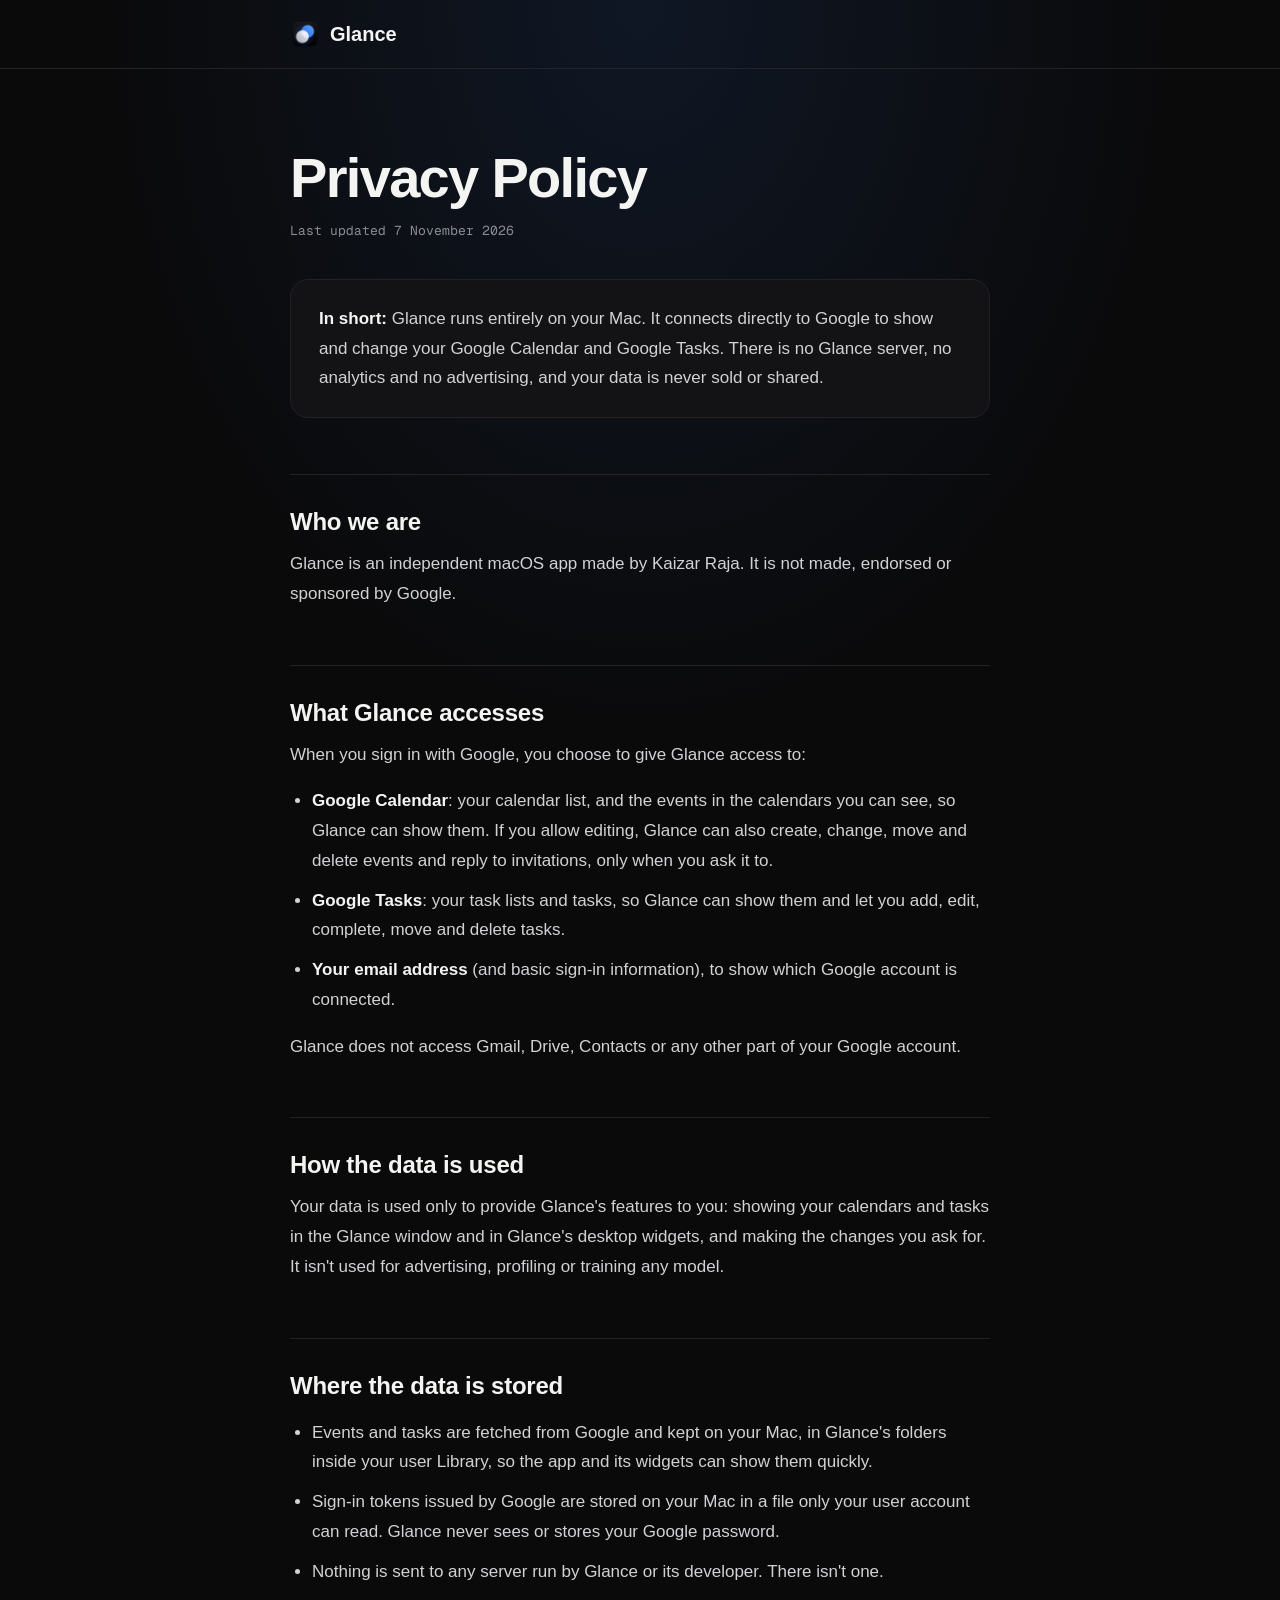
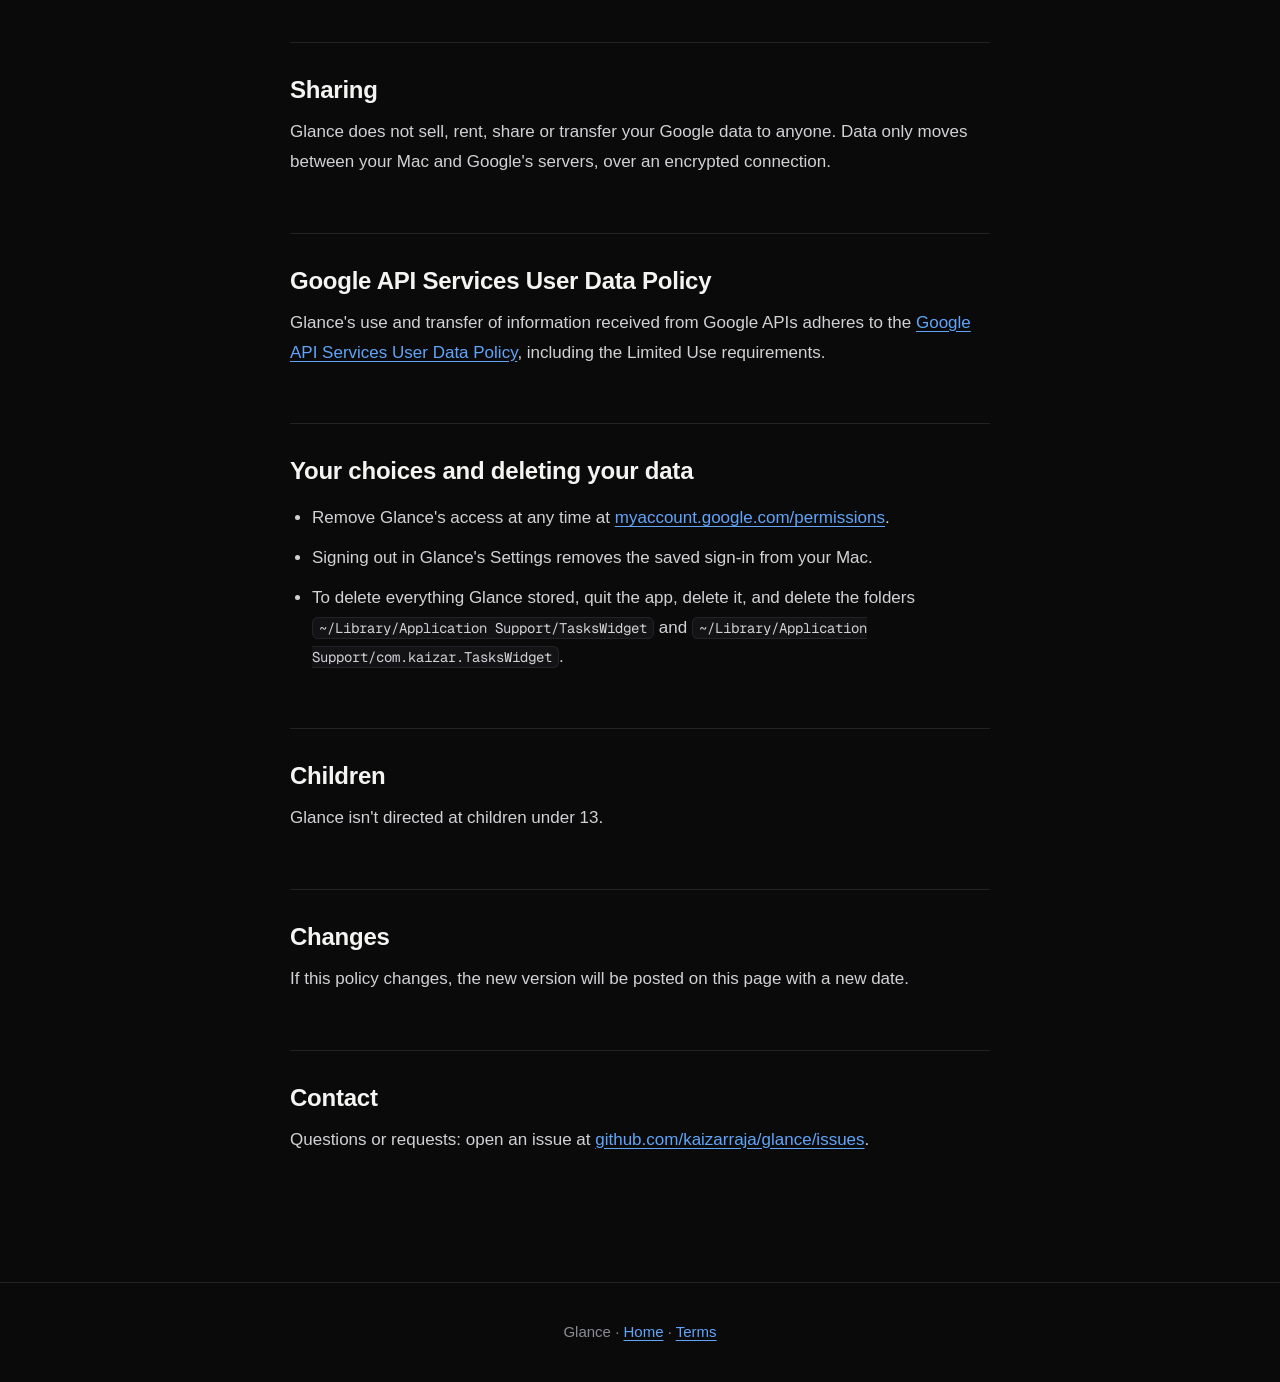
<file: privacy.html>
<!doctype html>
<html lang="en"><head><meta charset="utf-8"><meta name="viewport" content="width=device-width, initial-scale=1">
<title>Privacy Policy · Glance</title><link rel="icon" href="assets/brand/favicon-64.png">
<link href="https://api.fontshare.com/v2/css?f[]=clash-display@600&f[]=satoshi@400,500,700&display=swap" rel="stylesheet"><link rel="stylesheet" href="page.css"></head>
<body>
<header><div class="in"><a href="./"><img src="assets/brand/icon-256.png" alt="">Glance</a></div></header>
<main>
<h1>Privacy Policy</h1>
<div class="meta">Last updated 7 November 2026</div>
<div class="box"><b>In short:</b> Glance runs entirely on your Mac. It connects directly to Google to show and change your Google Calendar and Google Tasks. There is no Glance server, no analytics and no advertising, and your data is never sold or shared.</div>

<h2>Who we are</h2>
<p>Glance is an independent macOS app made by Kaizar Raja. It is not made, endorsed or sponsored by Google.</p>

<h2>What Glance accesses</h2>
<p>When you sign in with Google, you choose to give Glance access to:</p>
<ul>
<li><b>Google Calendar</b>: your calendar list, and the events in the calendars you can see, so Glance can show them. If you allow editing, Glance can also create, change, move and delete events and reply to invitations, only when you ask it to.</li>
<li><b>Google Tasks</b>: your task lists and tasks, so Glance can show them and let you add, edit, complete, move and delete tasks.</li>
<li><b>Your email address</b> (and basic sign-in information), to show which Google account is connected.</li>
</ul>
<p>Glance does not access Gmail, Drive, Contacts or any other part of your Google account.</p>

<h2>How the data is used</h2>
<p>Your data is used only to provide Glance's features to you: showing your calendars and tasks in the Glance window and in Glance's desktop widgets, and making the changes you ask for. It isn't used for advertising, profiling or training any model.</p>

<h2>Where the data is stored</h2>
<ul>
<li>Events and tasks are fetched from Google and kept on your Mac, in Glance's folders inside your user Library, so the app and its widgets can show them quickly.</li>
<li>Sign-in tokens issued by Google are stored on your Mac in a file only your user account can read. Glance never sees or stores your Google password.</li>
<li>Nothing is sent to any server run by Glance or its developer. There isn't one.</li>
</ul>

<h2>Sharing</h2>
<p>Glance does not sell, rent, share or transfer your Google data to anyone. Data only moves between your Mac and Google's servers, over an encrypted connection.</p>

<h2>Google API Services User Data Policy</h2>
<p>Glance's use and transfer of information received from Google APIs adheres to the <a href="https://developers.google.com/terms/api-services-user-data-policy" target="_blank" rel="noopener">Google API Services User Data Policy</a>, including the Limited Use requirements.</p>

<h2>Your choices and deleting your data</h2>
<ul>
<li>Remove Glance's access at any time at <a href="https://myaccount.google.com/permissions" target="_blank" rel="noopener">myaccount.google.com/permissions</a>.</li>
<li>Signing out in Glance's Settings removes the saved sign-in from your Mac.</li>
<li>To delete everything Glance stored, quit the app, delete it, and delete the folders <code>~/Library/Application Support/TasksWidget</code> and <code>~/Library/Application Support/com.kaizar.TasksWidget</code>.</li>
</ul>

<h2>Children</h2>
<p>Glance isn't directed at children under 13.</p>

<h2>Changes</h2>
<p>If this policy changes, the new version will be posted on this page with a new date.</p>

<h2>Contact</h2>
<p>Questions or requests: open an issue at <a href="https://github.com/kaizarraja/glance/issues">github.com/kaizarraja/glance/issues</a>.</p>
</main>
<footer>Glance · <a href="./">Home</a> · <a href="terms.html">Terms</a></footer>
</body></html>
</file>
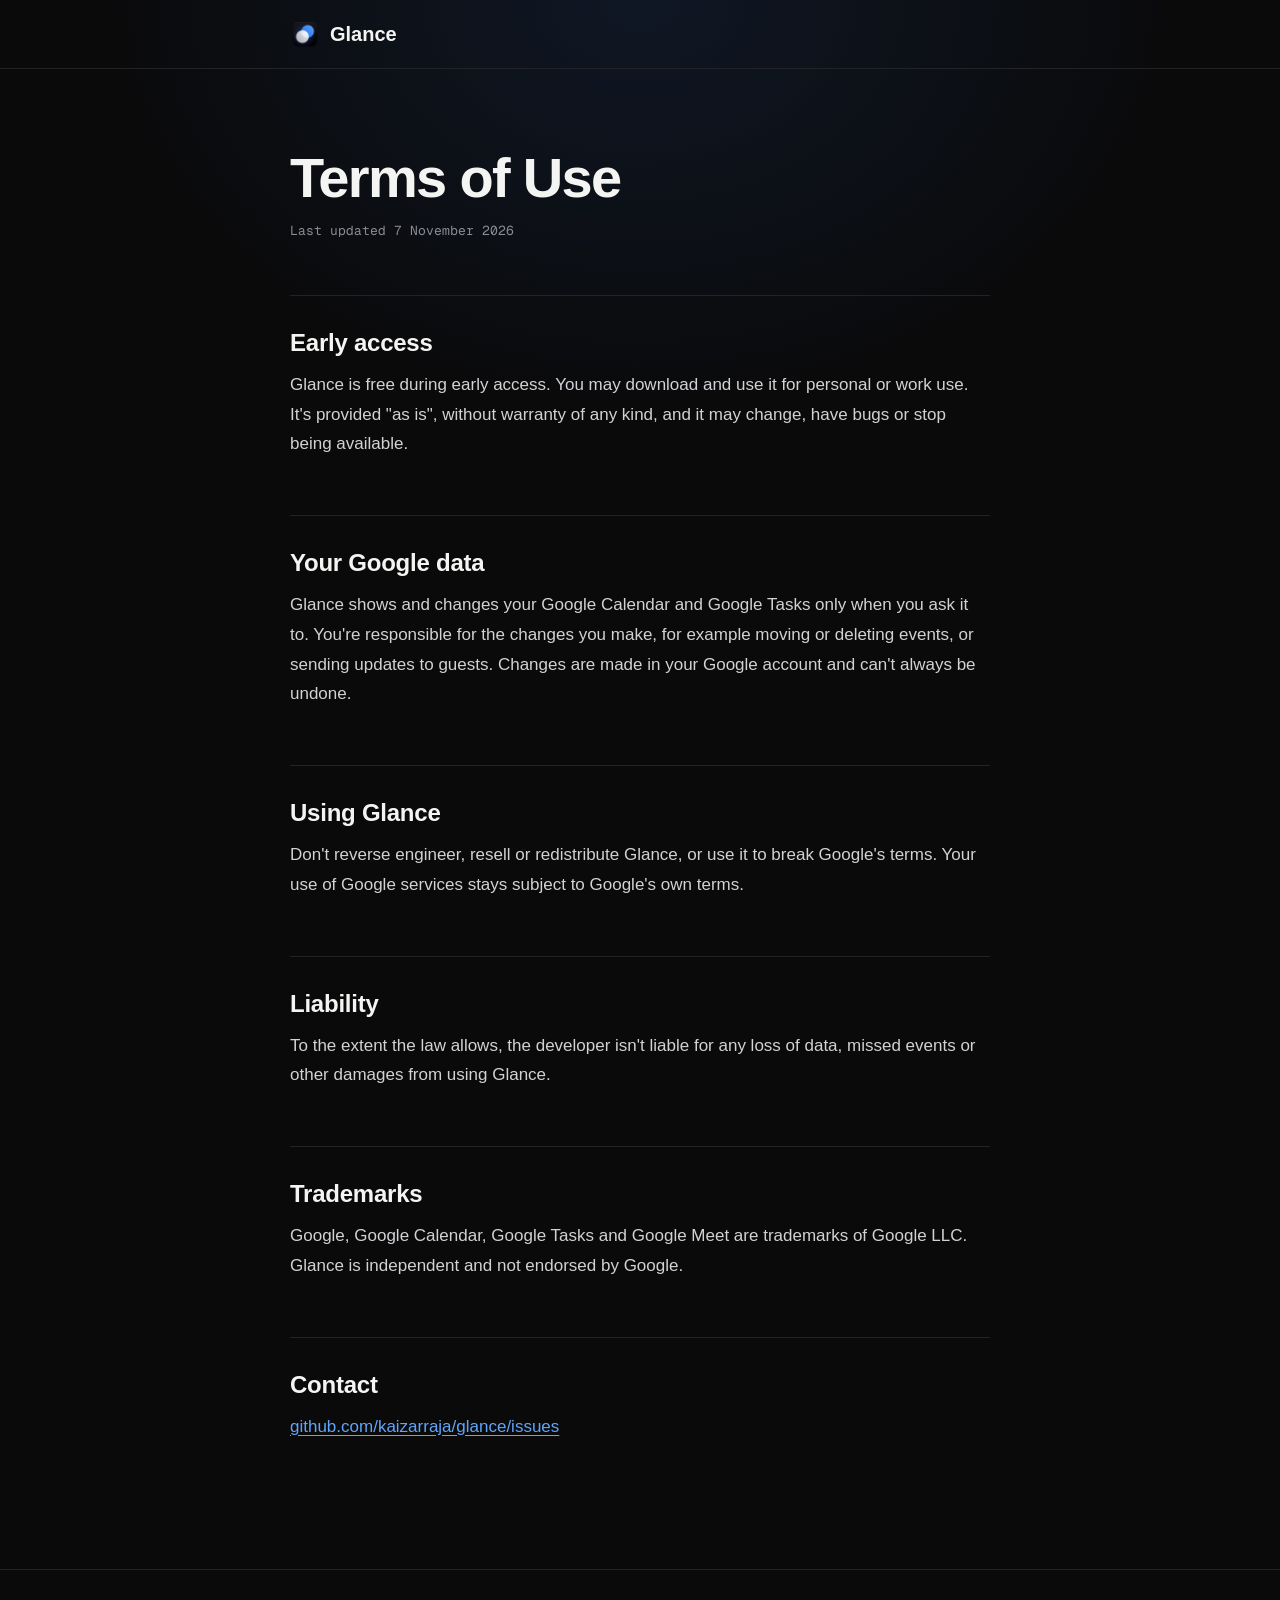
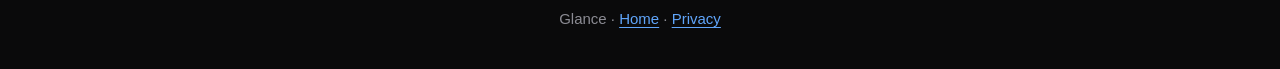
<file: terms.html>
<!doctype html>
<html lang="en"><head><meta charset="utf-8"><meta name="viewport" content="width=device-width, initial-scale=1">
<title>Terms of Use · Glance</title><link rel="icon" href="assets/brand/favicon-64.png">
<link href="https://api.fontshare.com/v2/css?f[]=clash-display@600&f[]=satoshi@400,500,700&display=swap" rel="stylesheet"><link rel="stylesheet" href="page.css"></head>
<body>
<header><div class="in"><a href="./"><img src="assets/brand/icon-256.png" alt="">Glance</a></div></header>
<main>
<h1>Terms of Use</h1>
<div class="meta">Last updated 7 November 2026</div>
<h2>Early access</h2>
<p>Glance is free during early access. You may download and use it for personal or work use. It's provided "as is", without warranty of any kind, and it may change, have bugs or stop being available.</p>
<h2>Your Google data</h2>
<p>Glance shows and changes your Google Calendar and Google Tasks only when you ask it to. You're responsible for the changes you make, for example moving or deleting events, or sending updates to guests. Changes are made in your Google account and can't always be undone.</p>
<h2>Using Glance</h2>
<p>Don't reverse engineer, resell or redistribute Glance, or use it to break Google's terms. Your use of Google services stays subject to Google's own terms.</p>
<h2>Liability</h2>
<p>To the extent the law allows, the developer isn't liable for any loss of data, missed events or other damages from using Glance.</p>
<h2>Trademarks</h2>
<p>Google, Google Calendar, Google Tasks and Google Meet are trademarks of Google LLC. Glance is independent and not endorsed by Google.</p>
<h2>Contact</h2>
<p><a href="https://github.com/kaizarraja/glance/issues">github.com/kaizarraja/glance/issues</a></p>
</main>
<footer>Glance · <a href="./">Home</a> · <a href="privacy.html">Privacy</a></footer>
</body></html>
</file>
<file: page.css>
@import url("https://fonts.googleapis.com/css2?family=Geist+Mono&display=swap");
:root { --bg:#0a0a0b; --surface:#131316; --text:#f4f4f2; --muted:#b6b6bd; --dim:#8b8b93; --line:#222227; --blue:#60a5fa; color-scheme: dark; }
* { box-sizing: border-box; }
body { margin:0; background: radial-gradient(60% 35% at 50% 0%, rgba(59,130,246,.11), transparent 70%), var(--bg); color: var(--text); font: 17px/1.75 Satoshi, -apple-system, sans-serif; -webkit-font-smoothing: antialiased; }
a { color: var(--blue); text-underline-offset: 3px; }
header { border-bottom:1px solid var(--line); }
header .in, main { width:min(700px, calc(100% - 40px)); margin:0 auto; }
header .in { display:flex; align-items:center; gap:10px; height:68px; }
header img { width:30px; height:30px; border-radius:8px; }
header a { color:inherit; text-decoration:none; display:flex; align-items:center; gap:10px; font: 600 20px "Clash Display", sans-serif; }
main { padding: 80px 0 112px; }
h1 { font: 600 clamp(38px, 7vw, 56px)/1.05 "Clash Display", sans-serif; letter-spacing:-.03em; margin:0 0 14px; }
h2 { font: 600 24px/1.25 "Clash Display", sans-serif; letter-spacing:-.01em; margin: 56px 0 12px; padding-top: 32px; border-top: 1px solid var(--line); }
.meta { color: var(--dim); font: 13px "Geist Mono", monospace; margin-bottom: 40px; }
p, li { color: #d2d2d5; }
p { margin: 0 0 16px; }
ul { padding-left: 22px; }
li { margin: 10px 0; }
b { color: var(--text); }
.box { border:1px solid var(--line); border-radius:18px; padding: 24px 28px; background: var(--surface); color: #d2d2d5; }
code { font: 14px "Geist Mono", Menlo, monospace; background: var(--surface); border: 1px solid var(--line); padding: 1px 6px; border-radius: 6px; word-break: break-word; }
footer { color: var(--dim); font-size:15px; border-top:1px solid var(--line); padding: 36px 20px; text-align:center; }
</file>
